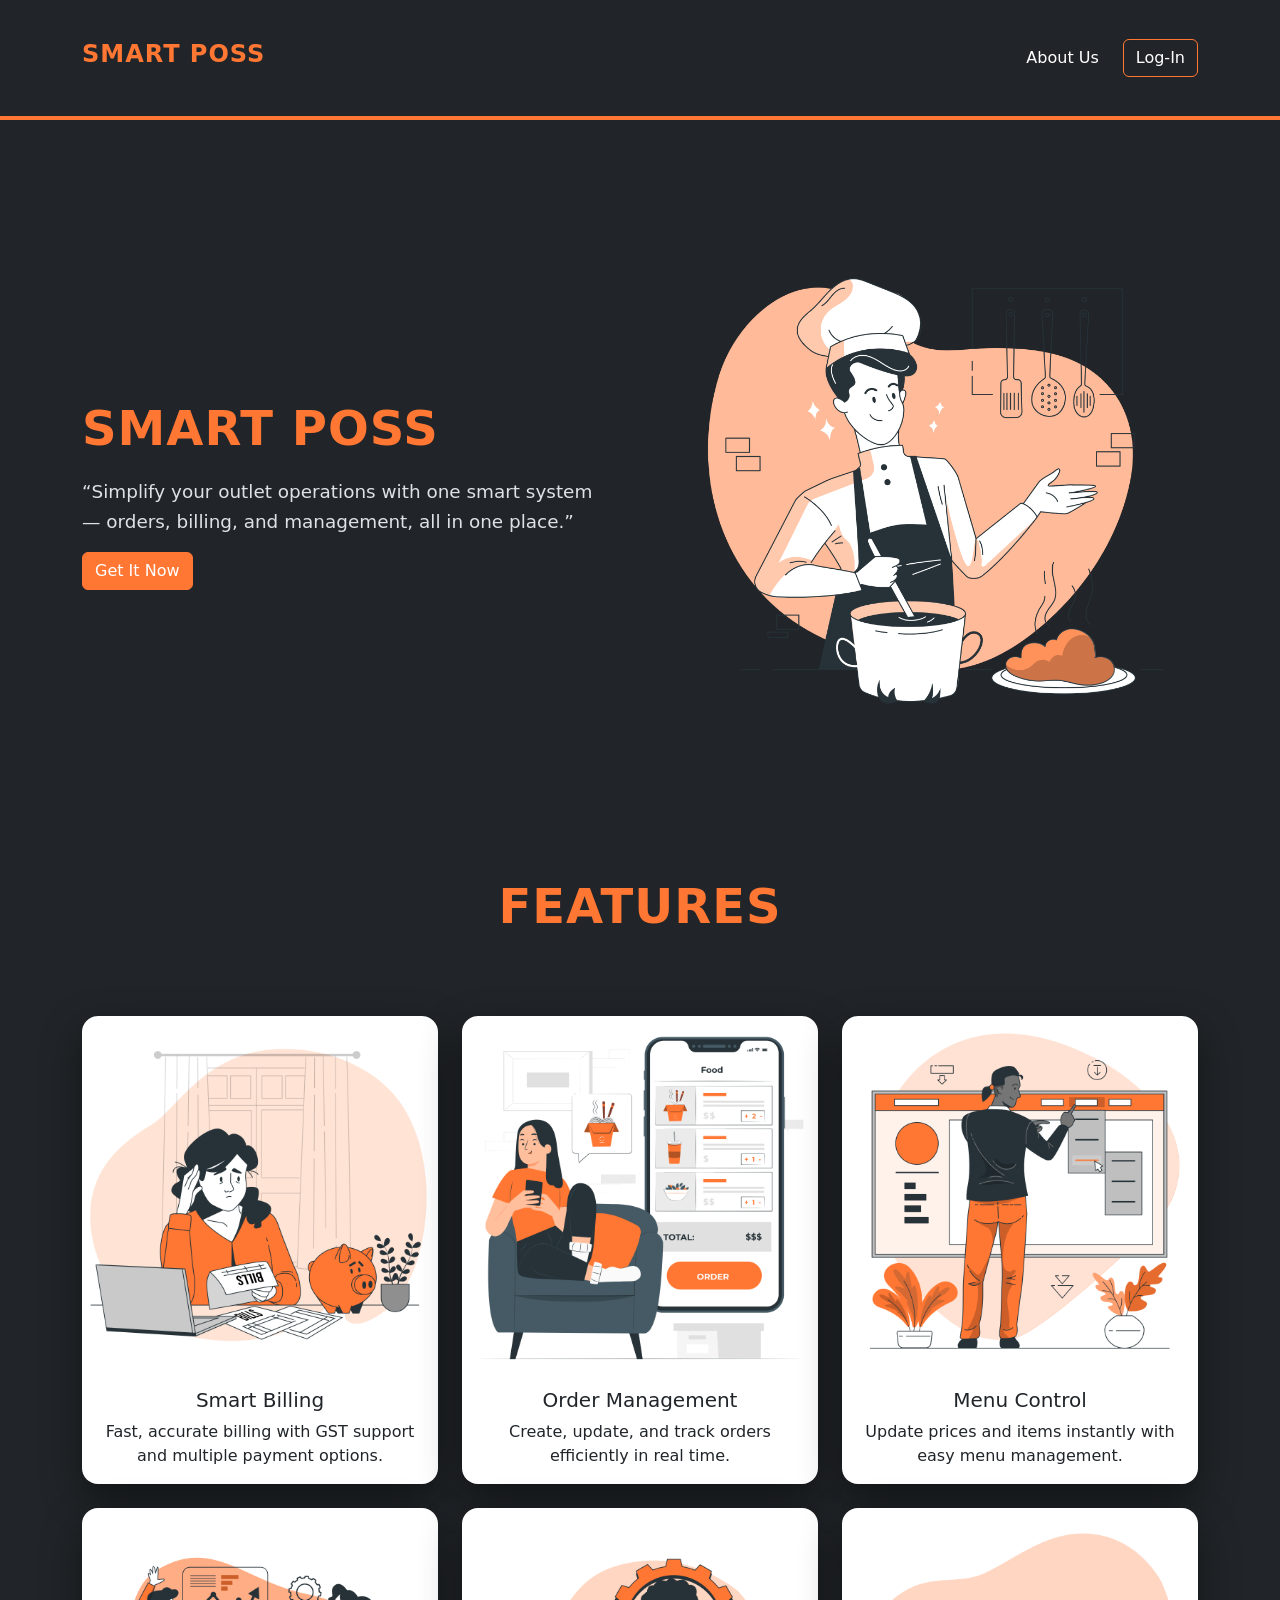
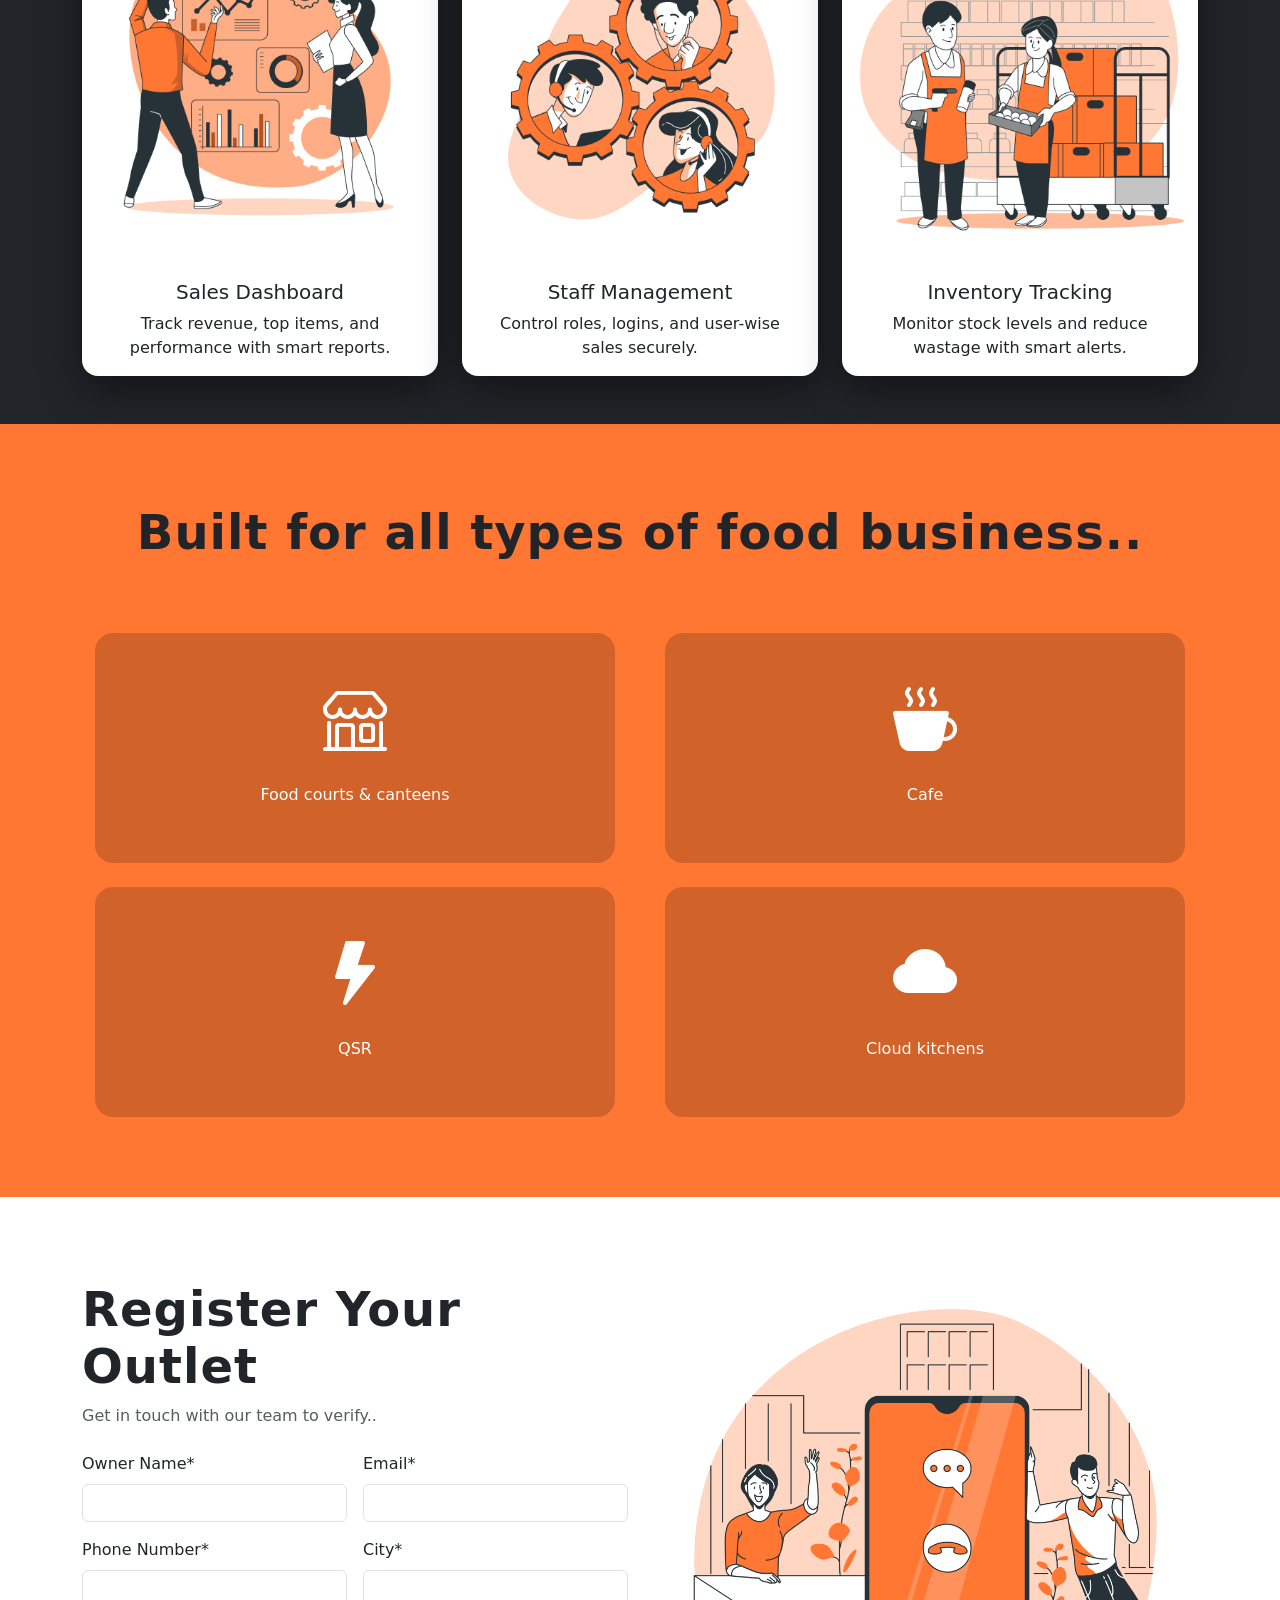
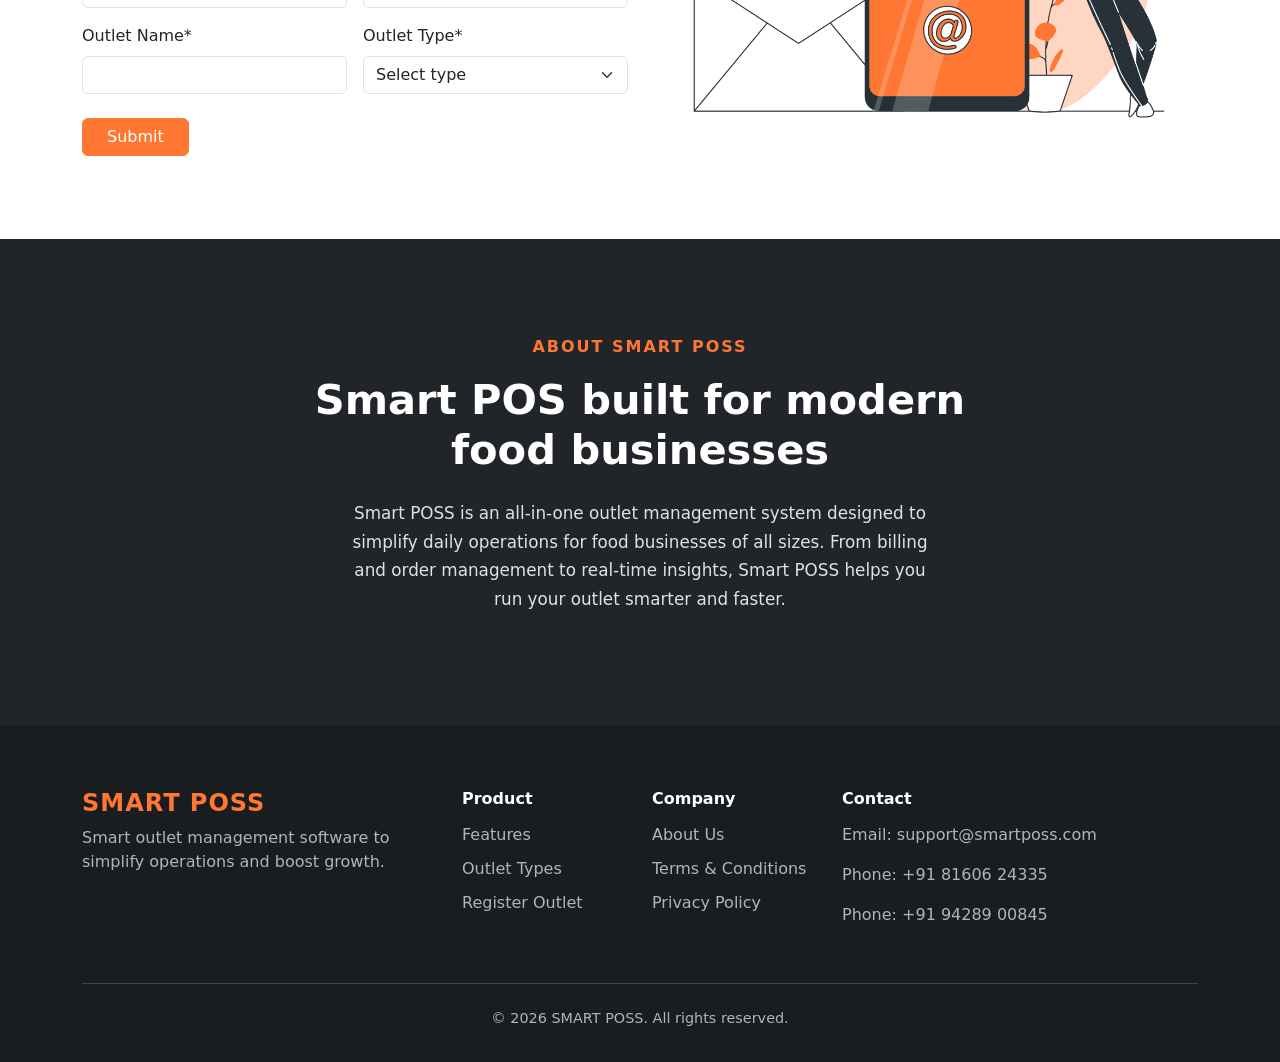
<file: index.html>
<!DOCTYPE html>
<html lang="en">
<head>
    <meta charset="UTF-8">
    <meta name="viewport" content="width=device-width, initial-scale=1.0">
    <title>Smart Poss</title>
    <link rel="icon" type="image/png" href="src/favicon.png">
    <!-- <link rel="stylesheet" href="style.css"> -->
    <link href="https://cdn.jsdelivr.net/npm/bootstrap@5.3.8/dist/css/bootstrap.min.css" rel="stylesheet" integrity="sha384-sRIl4kxILFvY47J16cr9ZwB07vP4J8+LH7qKQnuqkuIAvNWLzeN8tE5YBujZqJLB" crossorigin="anonymous">
    <link href="https://cdn.jsdelivr.net/npm/bootstrap-icons/font/bootstrap-icons.css" rel="stylesheet">    
    <link rel="stylesheet" href="style.css">
</head>
<body>
        <nav class="navbar navbar-expand-lg navbar-dark bg-dark">
            <div class="container">
                <a class="navbar-brand d-flex align-items-center" href="#">
                    <!-- <img src="src/logo.png" alt="SMART POSS" class="navbar-logo"> -->
                    <h1 class="logo-title">SMART POSS</h1>
                </a>
                <div class="d-flex ms-auto align-items-center">
                    <a class="nav-link text-white me-4" href="#about-us">About Us</a>
                    <a class="btn btn-outline-danger" href="auth.html">Log-In</a>
                </div>
            </div>
        </nav>
        
        <section class="hero-section d-flex align-items-center">
            <div class="container">
                <div class="row align-items-center">
                    <!-- col-1 -->
                    <div class="col-lg-6 text-white">
                        <h1 class="hero-title">SMART POSS</h1>
                        <p class="hero-subtext">
                          “Simplify your outlet operations with one smart system — orders, billing, and management, all in one place.”
                        </p>
                        <button class="btn btn-danger" onclick="document.getElementById('register').scrollIntoView({ behavior: 'smooth' });">
                          Get It Now
                        </button>
                    </div>
                    <!-- col-2/ -->
                    <div class="col-lg-6 text-center">
                        <img src="src/Chef-bro.png" alt="" class="hero-img">
                    </div>
                </div>
            </div>
        </section>

      <section id="features" class="features-section py-5">
        <div class="container">
        <h1 class="feature-title text-center mb-5">FEATURES</h1>

        <div class="row justify-content-center g-4">
            <!-- Card 1 -->
            <div class="col-md-4 d-flex justify-content-center">
                <div class="card feature-card text-center" style="width: 25rem;">
                    <img src="src/Money stress-bro.png"
                         class="card-img-top" alt="...">
                    <div class="card-body text-center">
                        <h5 class="card-title">Smart Billing</h5>
                        <p class="card-text">
                            Fast, accurate billing with GST support and multiple payment options.
                        </p>
                    </div>
                </div>
            </div>

            <!-- Card 2 -->
            <div class="col-md-4 d-flex justify-content-center">
                <div class="card feature-card text-center" style="width: 25rem;">
                    <img src="src/Order food-pana.png"
                         class="card-img-top" alt="...">
                    <div class="card-body text-center">
                        <h5 class="card-title">Order Management</h5>
                        <p class="card-text">
                            Create, update, and track orders efficiently in real time.
                        </p>
                    </div>
                </div>
            </div>

            <!-- Card 3 -->
            <div class="col-md-4 d-flex justify-content-center">
                <div class="card feature-card text-center" style="width: 25rem;">
                    <img src="src/Dropdown menu-bro.png"
                         class="card-img-top" alt="...">
                    <div class="card-body text-center">
                        <h5 class="card-title">Menu Control</h5>
                        <p class="card-text">
                            Update prices and items instantly with easy menu management.
                        </p>
                    </div>
                </div>
            </div>

            <!-- Card 4 -->
            <div class="col-md-4 d-flex justify-content-center">
                <div class="card feature-card text-center" style="width: 25rem;">
                   <img src="src/Business Plan-bro.png" class="card-img-top" alt="...">
                    <div class="card-body text-center">
                        <h5 class="card-title">Sales Dashboard</h5>
                        <p class="card-text">
                            Track revenue, top items, and performance with smart reports.
                        </p>
                    </div>
                </div>
            </div>

            <!-- Card 5 -->
            <div class="col-md-4 d-flex justify-content-center">
                <div class="card feature-card text-center" style="width: 25rem;">
                    <img src="src/Connecting teams-bro.png" class="card-img-top" alt="...">
                    <div class="card-body text-center">
                        <h5 class="card-title">Staff Management</h5>
                        <p class="card-text">
                            Control roles, logins, and user-wise sales securely.
                        </p>
                    </div>
                </div>
            </div>

            <!-- Card 6 -->
            <div class="col-md-4 d-flex justify-content-center">
                <div class="card feature-card text-center" style="width: 25rem;">
                    <img src="src/Supermarket workers-bro.png" class="card-img-top" alt="...">
                    <div class="card-body text-center">
                        <h5 class="card-title">Inventory Tracking</h5>
                        <p class="card-text">
                            Monitor stock levels and reduce wastage with smart alerts.
                        </p>
                    </div>
                </div>
            </div>
        </div>
    </div>
    </section>


<section id="outlet-type" class="outlet-section text-center">
  <div class="container">
    <!-- <p class="text-uppercase small">OUTLET TYPES</p> -->
    <h1 class="outlet-title text-center mb-5">Built for all types of food business..</h1>
    <div class="row justify-content-center g-4 mt-5">

  <div class="col-lg-6 col-md-6 col-12 d-flex justify-content-center">
    <div class="outlet-card text-center w-100">
      <i class="bi bi-shop outlet-icon"></i>
      <p>Food courts & canteens</p>
    </div>
  </div>

  <div class="col-lg-6 col-md-6 col-12 d-flex justify-content-center">
    <div class="outlet-card text-center w-100">
      <i class="bi bi-cup-hot-fill outlet-icon"></i>
      <p>Cafe</p>
    </div>
  </div>

  <div class="col-lg-6 col-md-6 col-12 d-flex justify-content-center">
    <div class="outlet-card text-center w-100">
      <i class="bi bi-lightning-fill outlet-icon"></i>
      <p>QSR</p>
    </div>
  </div>

  <div class="col-lg-6 col-md-6 col-12 d-flex justify-content-center">
    <div class="outlet-card text-center w-100">
      <i class="bi bi-cloud-fill outlet-icon"></i>
      <p>Cloud kitchens</p>
    </div>
  </div>

</div>
  </div>
</section>


<section id="register" class="demo-section py-5">
  <div class="container">
    <div class="row align-items-center">

      <!-- Left: Form -->
      <div class="col-lg-6">
        <!-- <h2 class="fw-bold">Schedule a free demo</h2> -->
        <h1 class="demo-title">Register Your Outlet</h1>
        <p class="text-muted mb-4">
          Get in touch with our team to verify..
        </p>

        <form id="demoForm">

          <div class="row g-3">
            <div class="col-md-6">
              <label class="form-label">Owner Name*</label>
              <input type="text" class="form-control" required>
            </div>

            <div class="col-md-6">
              <label class="form-label">Email*</label>
              <input type="email" class="form-control" required>
            </div>

            <div class="col-md-6">
              <label class="form-label">Phone Number*</label>
              <input type="tel" class="form-control" required>
            </div>

            <div class="col-md-6">
              <label class="form-label">City*</label>
              <input type="text" class="form-control" required>
            </div>

            <div class="col-md-6">
              <label class="form-label">Outlet Name*</label>
              <input type="text" class="form-control" required>
            </div>

            <div class="col-md-6">
              <label class="form-label">Outlet Type*</label>
              <select class="form-select" required>
                <option value="">Select type</option>
                <option>Food Court</option>
                <option>Cafe</option>
                <option>QSR</option>
                <option>Bakery</option>
                <option>Cloud Kitchen</option>
              </select>
            </div>
          </div>

          <button type="submit" class="btn btn-danger submit-btn mt-4 px-4">
            Submit
          </button>

        </form>
      </div>

      <!-- Right: Illustration -->
      <div class="col-lg-6 text-center">
        <img src="src/Contact us-bro.png" class="img-fluid" alt="Demo">
      </div>
    </div>
  </div>
</section>  


<section id="about-us" class="about-section">
  <div class="container">
    <div class="row justify-content-center text-center">

      <div class="col-lg-8">
        <span class="about-tag">ABOUT SMART POSS</span>

        <h2 class="about-title mt-3">
          Smart POS built for modern food businesses
        </h2>

        <p class="about-text mt-4 mx-auto">
          Smart POSS is an all-in-one outlet management system designed to simplify
          daily operations for food businesses of all sizes. From billing and order
          management to real-time insights, Smart POSS helps you run your outlet smarter
          and faster.
        </p>

        <!-- <ul class="about-list mt-4">
          <li>Fast & easy billing</li>
          <li>Real-time sales insights</li>
          <li>Supports all outlet types</li>
          <li>Secure & reliable system</li>
        </ul> -->
      </div>

    </div>
  </div>
</section>


<footer class="footer-section">
  <div class="container">
    <div class="row">

      <!-- BRAND -->
      <div class="col-lg-4 mb-4">
        <h4 class="footer-logo">SMART POSS</h4>
        <p class="footer-text">
          Smart outlet management software to simplify operations and boost growth.
        </p>
      </div>

      <!-- LINKS -->
      <div class="col-lg-2 col-md-4 mb-4">
        <h6 class="footer-title">Product</h6>
        <ul class="footer-links">
          <li><a href="#features">Features</a></li>
          <li><a href="#outlet-type">Outlet Types</a></li>
          <li><a href="#register">Register Outlet</a></li>
        </ul>
      </div>

      <div class="col-lg-2 col-md-4 mb-4">
        <h6 class="footer-title">Company</h6>
        <ul class="footer-links">
          <li><a href="#about-us">About Us</a></li>
          <li><a href="#">Terms & Conditions</a></li>
          <li><a href="#">Privacy Policy</a></li>
        </ul>
      </div>

      <!-- CONTACT -->
      <div class="col-lg-4 col-md-4 mb-4">
        <h6 class="footer-title">Contact</h6>
        <p>Email: support@smartposs.com</p>
        <p>Phone: +91 81606 24335</p>
        <p>Phone: +91 94289 00845</p>
      </div>

    </div>

    <hr>

    <div class="text-center footer-bottom">
      © 2026 SMART POSS. All rights reserved.
    </div>
  </div>
</footer>


<script src="https://cdn.jsdelivr.net/npm/bootstrap@5.3.8/dist/js/bootstrap.bundle.min.js" integrity="sha384-FKyoEForCGlyvwx9Hj09JcYn3nv7wiPVlz7YYwJrWVcXK/BmnVDxM+D2scQbITxI" crossorigin="anonymous"></script>
</body>
</html>
</file>
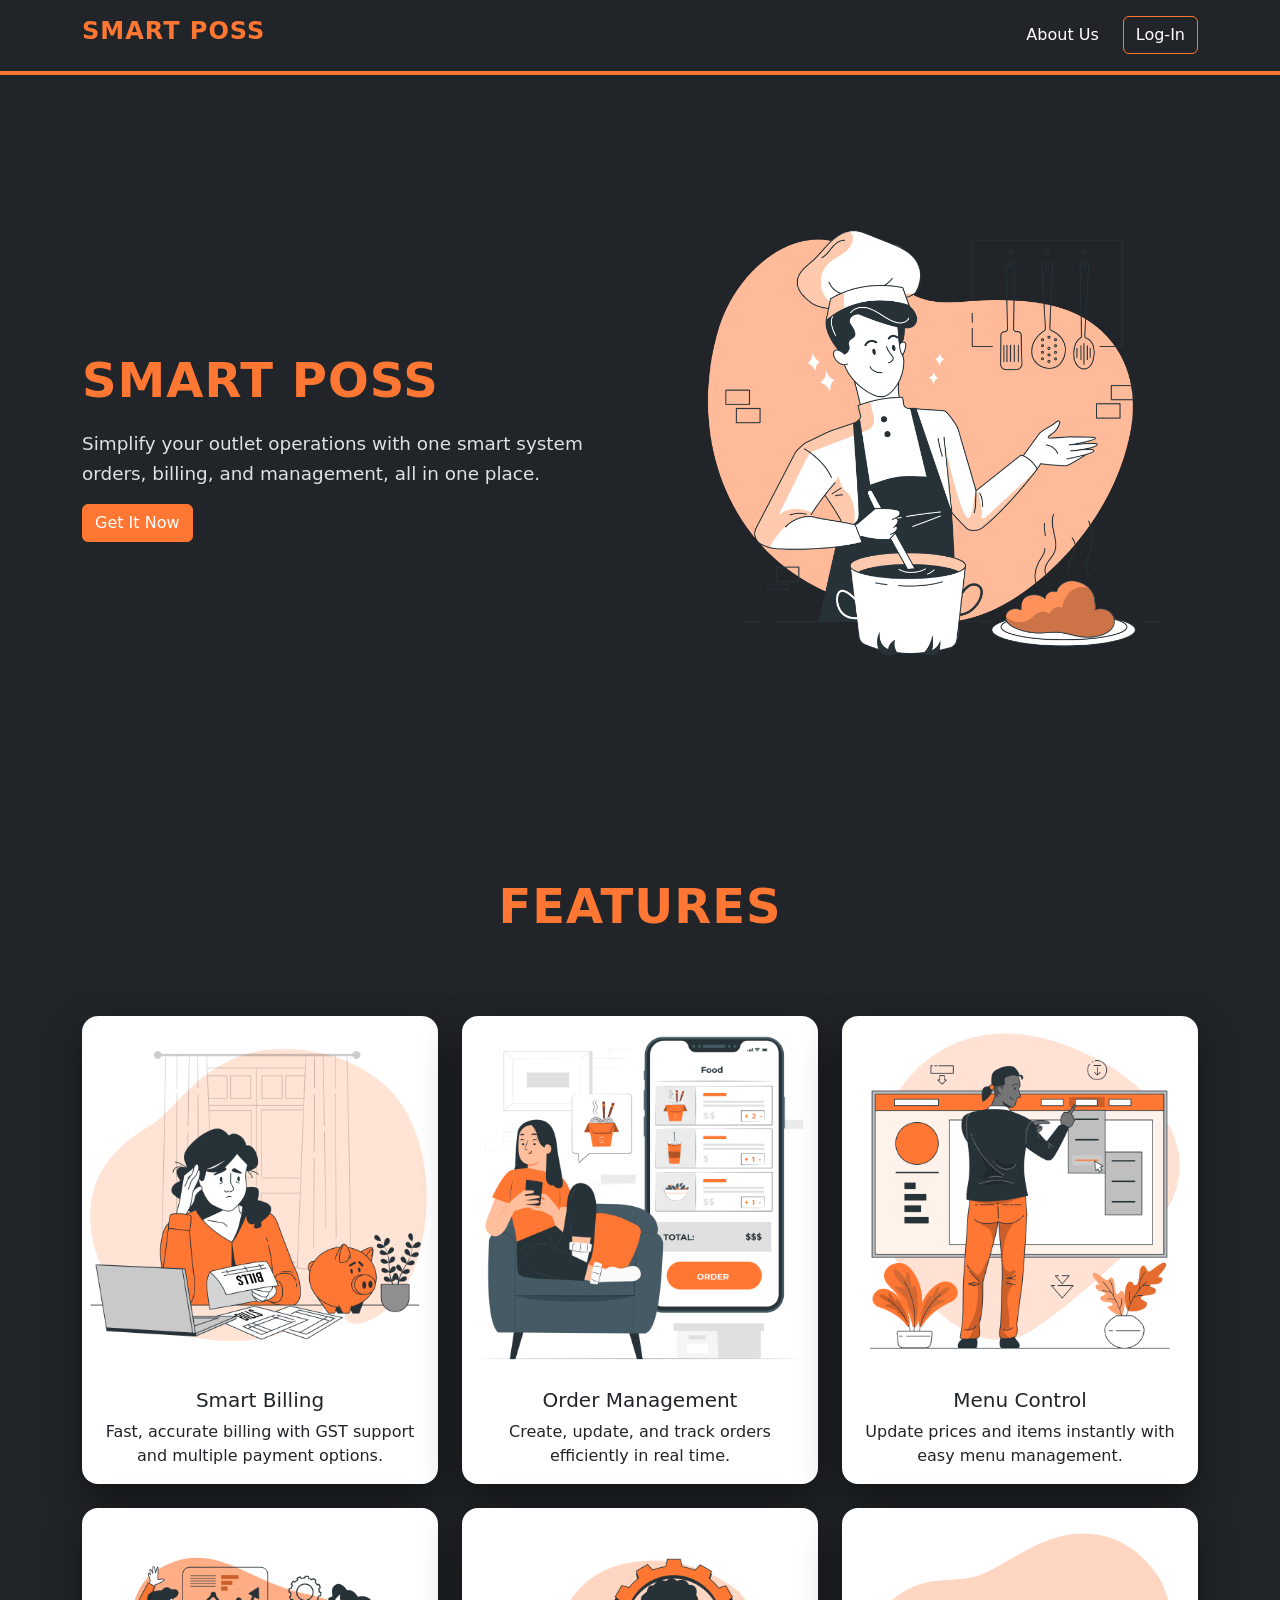
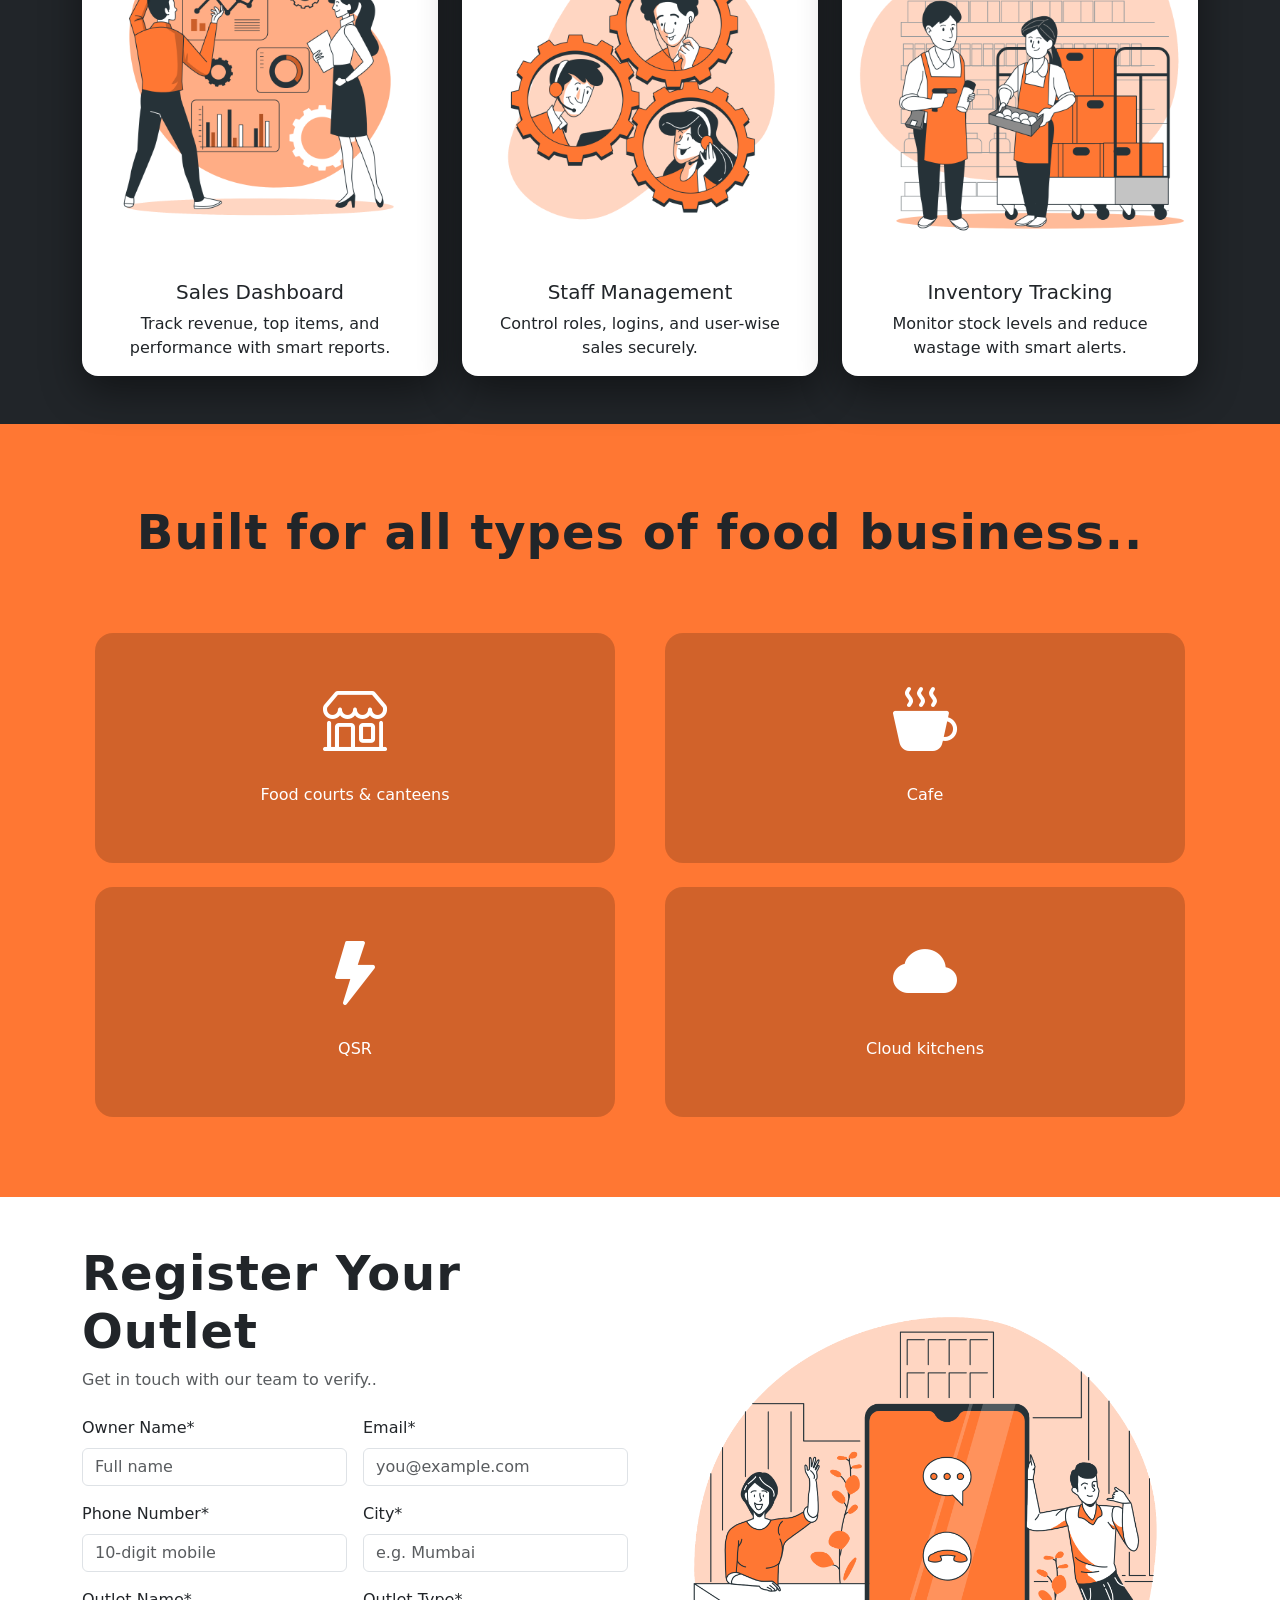
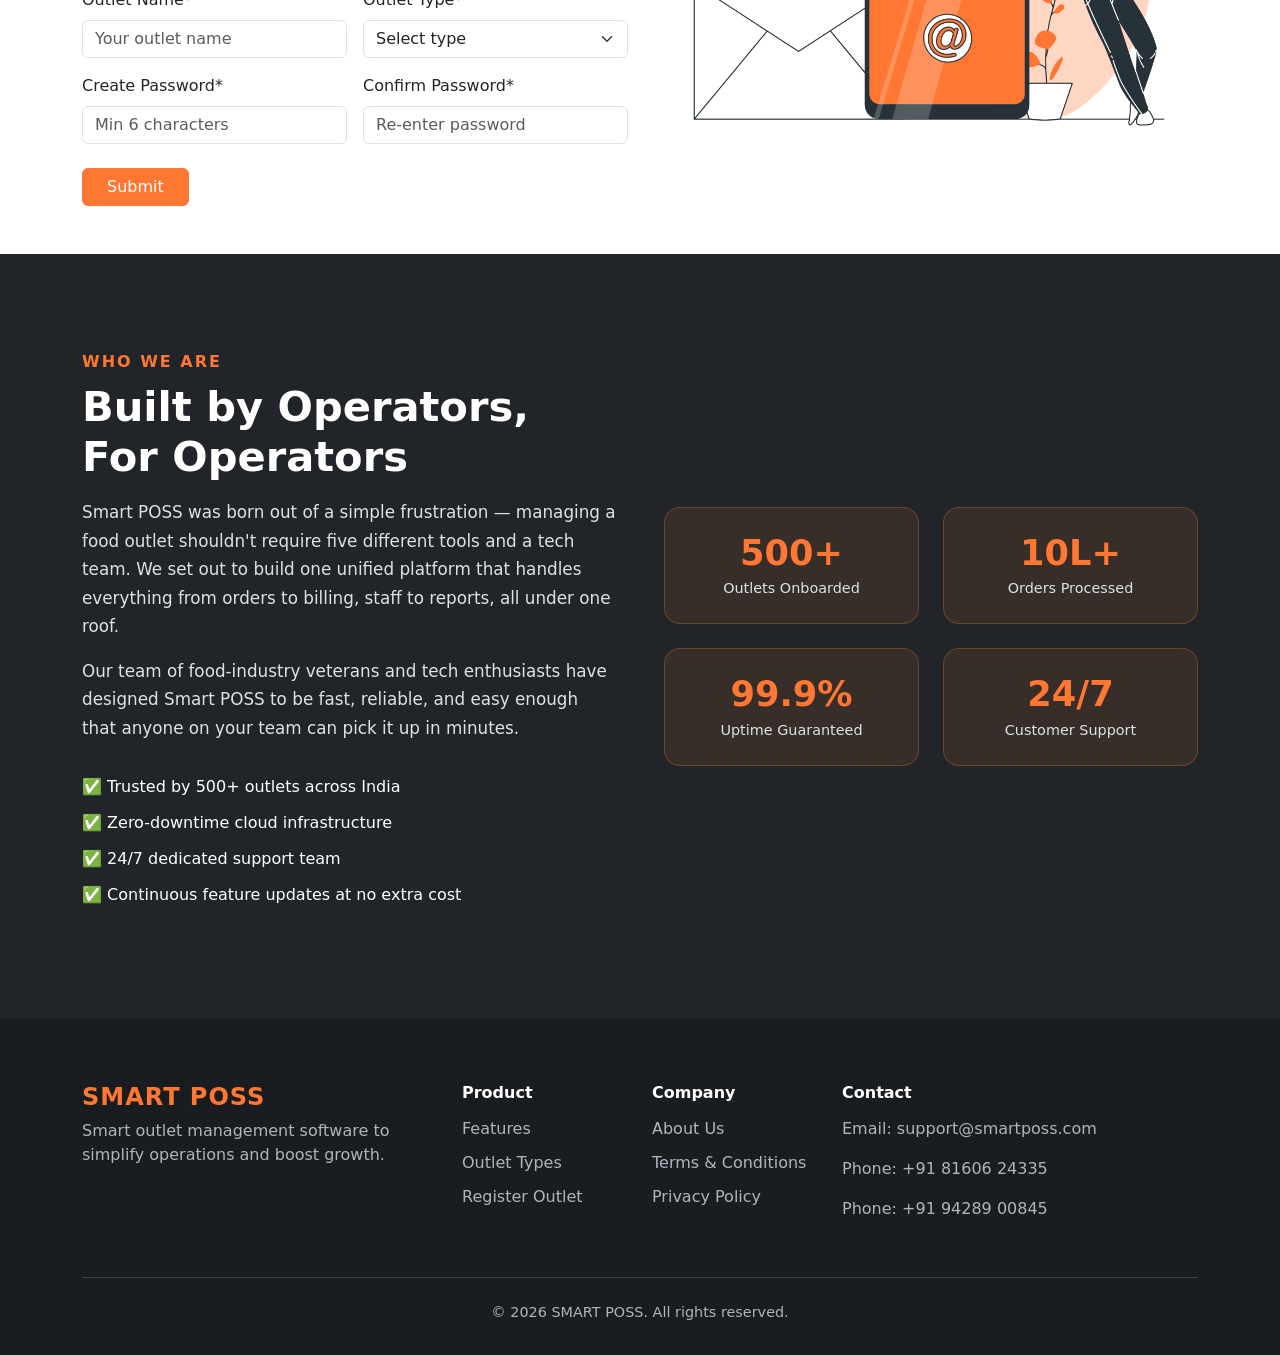
<file: frontend/index.html>
<!DOCTYPE html>
<html lang="en">
<head>
    <meta charset="UTF-8">
    <meta name="viewport" content="width=device-width, initial-scale=1.0">
    <title>Smart Poss</title>
    <link rel="icon" type="image/png" href="src/favicon.png">
    <link href="https://cdn.jsdelivr.net/npm/bootstrap@5.3.8/dist/css/bootstrap.min.css" rel="stylesheet" integrity="sha384-sRIl4kxILFvY47J16cr9ZwB07vP4J8+LH7qKQnuqkuIAvNWLzeN8tE5YBujZqJLB" crossorigin="anonymous">
    <link href="https://cdn.jsdelivr.net/npm/bootstrap-icons/font/bootstrap-icons.css" rel="stylesheet">
    <link rel="stylesheet" href="style.css">
</head>
<body>
<nav class="navbar navbar-expand-lg navbar-dark bg-dark">
    <div class="container">
        <a class="navbar-brand d-flex align-items-center" href="#">
            <h1 class="logo-title">SMART POSS</h1>
        </a>
        <button class="navbar-toggler" type="button" data-bs-toggle="collapse" data-bs-target="#navbarNav"
            aria-controls="navbarNav" aria-expanded="false" aria-label="Toggle navigation">
            <span class="navbar-toggler-icon"></span>
        </button>
        <div class="collapse navbar-collapse" id="navbarNav">
            <ul class="navbar-nav ms-auto align-items-center">
                <li class="nav-item">
                    <a class="nav-link text-white me-3" href="#about-us">About Us</a>
                </li>
                <li class="nav-item">
                    <a class="btn btn-outline-danger" href="auth.html">Log-In</a>
                </li>
            </ul>
        </div>
    </div>
</nav>

<section class="hero-section d-flex align-items-center">
    <div class="container">
        <div class="row align-items-center">
            <div class="col-lg-6 text-white">
                <h1 class="hero-title">SMART POSS</h1>
                <p class="hero-subtext">
                    Simplify your outlet operations with one smart system orders, billing, and management, all in one place.
                </p>
                <button class="btn btn-danger" onclick="document.getElementById('register').scrollIntoView({ behavior: 'smooth' });">
                    Get It Now
                </button>
            </div>
            <div class="col-lg-6 text-center">
                <img src="src/Chef-bro.png" alt="" class="hero-img">
            </div>
        </div>
    </div>
</section>

<section id="features" class="features-section py-5">
    <div class="container">
        <h1 class="feature-title text-center mb-5">FEATURES</h1>

        <div class="row justify-content-center g-4">
            <div class="col-md-4 d-flex justify-content-center">
                <div class="card feature-card text-center" style="width: 25rem;">
                    <img src="src/Money stress-bro.png" class="card-img-top" alt="...">
                    <div class="card-body text-center">
                        <h5 class="card-title">Smart Billing</h5>
                        <p class="card-text">
                            Fast, accurate billing with GST support and multiple payment options.
                        </p>
                    </div>
                </div>
            </div>

            <div class="col-md-4 d-flex justify-content-center">
                <div class="card feature-card text-center" style="width: 25rem;">
                    <img src="src/Order food-pana.png" class="card-img-top" alt="...">
                    <div class="card-body text-center">
                        <h5 class="card-title">Order Management</h5>
                        <p class="card-text">
                            Create, update, and track orders efficiently in real time.
                        </p>
                    </div>
                </div>
            </div>

            <div class="col-md-4 d-flex justify-content-center">
                <div class="card feature-card text-center" style="width: 25rem;">
                    <img src="src/Dropdown menu-bro.png" class="card-img-top" alt="...">
                    <div class="card-body text-center">
                        <h5 class="card-title">Menu Control</h5>
                        <p class="card-text">
                            Update prices and items instantly with easy menu management.
                        </p>
                    </div>
                </div>
            </div>

            <div class="col-md-4 d-flex justify-content-center">
                <div class="card feature-card text-center" style="width: 25rem;">
                    <img src="src/Business Plan-bro.png" class="card-img-top" alt="...">
                    <div class="card-body text-center">
                        <h5 class="card-title">Sales Dashboard</h5>
                        <p class="card-text">
                            Track revenue, top items, and performance with smart reports.
                        </p>
                    </div>
                </div>
            </div>

            <div class="col-md-4 d-flex justify-content-center">
                <div class="card feature-card text-center" style="width: 25rem;">
                    <img src="src/Connecting teams-bro.png" class="card-img-top" alt="...">
                    <div class="card-body text-center">
                        <h5 class="card-title">Staff Management</h5>
                        <p class="card-text">
                            Control roles, logins, and user-wise sales securely.
                        </p>
                    </div>
                </div>
            </div>

            <div class="col-md-4 d-flex justify-content-center">
                <div class="card feature-card text-center" style="width: 25rem;">
                    <img src="src/Supermarket workers-bro.png" class="card-img-top" alt="...">
                    <div class="card-body text-center">
                        <h5 class="card-title">Inventory Tracking</h5>
                        <p class="card-text">
                            Monitor stock levels and reduce wastage with smart alerts.
                        </p>
                    </div>
                </div>
            </div>
        </div>
    </div>
</section>

<section id="outlet-type" class="outlet-section text-center">
    <div class="container">
        <h1 class="outlet-title text-center mb-5">Built for all types of food business..</h1>
        <div class="row justify-content-center g-4 mt-5">
            <div class="col-lg-6 col-md-6 col-12 d-flex justify-content-center">
                <div class="outlet-card text-center w-100">
                    <i class="bi bi-shop outlet-icon"></i>
                    <p>Food courts & canteens</p>
                </div>
            </div>
            <div class="col-lg-6 col-md-6 col-12 d-flex justify-content-center">
                <div class="outlet-card text-center w-100">
                    <i class="bi bi-cup-hot-fill outlet-icon"></i>
                    <p>Cafe</p>
                </div>
            </div>
            <div class="col-lg-6 col-md-6 col-12 d-flex justify-content-center">
                <div class="outlet-card text-center w-100">
                    <i class="bi bi-lightning-fill outlet-icon"></i>
                    <p>QSR</p>
                </div>
            </div>
            <div class="col-lg-6 col-md-6 col-12 d-flex justify-content-center">
                <div class="outlet-card text-center w-100">
                    <i class="bi bi-cloud-fill outlet-icon"></i>
                    <p>Cloud kitchens</p>
                </div>
            </div>
        </div>
    </div>
</section>

<section id="register" class="demo-section py-5">
    <div class="container">
        <div class="row align-items-center">
            <div class="col-lg-6">
                <h1 class="demo-title">Register Your Outlet</h1>
                <p class="text-muted mb-4">Get in touch with our team to verify..</p>

                <!-- Global alert -->
                <div id="formMessage" class="mb-3"></div>

                <form id="outletForm" novalidate>
                    <div class="row g-3">

                        <div class="col-md-6">
                            <label class="form-label" for="ownerName">Owner Name*</label>
                            <input type="text" class="form-control" id="ownerName" name="ownerName"
                                   placeholder="Full name" autocomplete="name">
                            <div class="invalid-feedback" id="err-ownerName"></div>
                        </div>

                        <div class="col-md-6">
                            <label class="form-label" for="email">Email*</label>
                            <input type="email" class="form-control" id="email" name="email"
                                   placeholder="you@example.com" autocomplete="email">
                            <div class="invalid-feedback" id="err-email"></div>
                        </div>

                        <div class="col-md-6">
                            <label class="form-label" for="phoneNumber">Phone Number*</label>
                            <input type="tel" class="form-control" id="phoneNumber" name="phoneNumber"
                                   placeholder="10-digit mobile" maxlength="10" autocomplete="tel">
                            <div class="invalid-feedback" id="err-phoneNumber"></div>
                        </div>

                        <div class="col-md-6">
                            <label class="form-label" for="city">City*</label>
                            <input type="text" class="form-control" id="city" name="city"
                                   placeholder="e.g. Mumbai" autocomplete="address-level2">
                            <div class="invalid-feedback" id="err-city"></div>
                        </div>

                        <div class="col-md-6">
                            <label class="form-label" for="outletName">Outlet Name*</label>
                            <input type="text" class="form-control" id="outletName" name="outletName"
                                   placeholder="Your outlet name">
                            <div class="invalid-feedback" id="err-outletName"></div>
                        </div>

                        <div class="col-md-6">
                            <label class="form-label" for="outletType">Outlet Type*</label>
                            <select class="form-select" id="outletType" name="outletType">
                                <option value="">Select type</option>
                                <option>Food Court</option>
                                <option>Cafe</option>
                                <option>QSR</option>
                                <option>Bakery</option>
                                <option>Cloud Kitchen</option>
                            </select>
                            <div class="invalid-feedback" id="err-outletType"></div>
                        </div>

                        <div class="col-md-6">
                            <label class="form-label" for="password">Create Password*</label>
                            <input type="password" id="password" class="form-control" name="password"
                                   placeholder="Min 6 characters" autocomplete="new-password">
                            <div class="invalid-feedback" id="err-password"></div>
                        </div>

                        <div class="col-md-6">
                            <label class="form-label" for="confirmPassword">Confirm Password*</label>
                            <input type="password" id="confirmPassword" class="form-control"
                                   placeholder="Re-enter password" autocomplete="new-password">
                            <div class="invalid-feedback" id="err-confirmPassword"></div>
                        </div>

                    </div>

                    <button type="submit" id="submitBtn" class="btn btn-danger submit-btn mt-4 px-4">
                        <span id="submitBtnText">Submit</span>
                        <span id="submitSpinner" class="spinner-border spinner-border-sm ms-2 d-none" role="status"></span>
                    </button>
                </form>
            </div>

            <div class="col-lg-6 text-center mt-5 mt-lg-0">
                <img src="src/Contact us-bro.png" class="img-fluid" alt="Register your outlet">
            </div>
        </div>
    </div>
</section>

<!-- About Us Section -->
<section id="about-us" class="about-section">
    <div class="container">
        <div class="row align-items-center g-5">
            <div class="col-lg-6">
                <p class="about-tag text-uppercase mb-2">Who We Are</p>
                <h2 class="about-title mb-3">Built by Operators, <br>For Operators</h2>
                <p class="about-text">
                    Smart POSS was born out of a simple frustration — managing a food outlet shouldn't require
                    five different tools and a tech team. We set out to build one unified platform that handles
                    everything from orders to billing, staff to reports, all under one roof.
                </p>
                <p class="about-text mt-3">
                    Our team of food-industry veterans and tech enthusiasts have designed Smart POSS to be
                    fast, reliable, and easy enough that anyone on your team can pick it up in minutes.
                </p>
                <ul class="about-list">
                    <li>✅ Trusted by 500+ outlets across India</li>
                    <li>✅ Zero-downtime cloud infrastructure</li>
                    <li>✅ 24/7 dedicated support team</li>
                    <li>✅ Continuous feature updates at no extra cost</li>
                </ul>
            </div>
            <div class="col-lg-6">
                <div class="row g-4">
                    <div class="col-6">
                        <div class="about-stat-card">
                            <h3 class="about-stat-number">500+</h3>
                            <p class="about-stat-label">Outlets Onboarded</p>
                        </div>
                    </div>
                    <div class="col-6">
                        <div class="about-stat-card">
                            <h3 class="about-stat-number">10L+</h3>
                            <p class="about-stat-label">Orders Processed</p>
                        </div>
                    </div>
                    <div class="col-6">
                        <div class="about-stat-card">
                            <h3 class="about-stat-number">99.9%</h3>
                            <p class="about-stat-label">Uptime Guaranteed</p>
                        </div>
                    </div>
                    <div class="col-6">
                        <div class="about-stat-card">
                            <h3 class="about-stat-number">24/7</h3>
                            <p class="about-stat-label">Customer Support</p>
                        </div>
                    </div>
                </div>
            </div>
        </div>
    </div>
</section>

<footer class="footer-section">
    <div class="container">
        <div class="row">
            <div class="col-lg-4 mb-4">
                <h4 class="footer-logo">SMART POSS</h4>
                <p class="footer-text">Smart outlet management software to simplify operations and boost growth.</p>
            </div>
            <div class="col-lg-2 col-md-4 mb-4">
                <h6 class="footer-title">Product</h6>
                <ul class="footer-links">
                    <li><a href="#features">Features</a></li>
                    <li><a href="#outlet-type">Outlet Types</a></li>
                    <li><a href="#register">Register Outlet</a></li>
                </ul>
            </div>
            <div class="col-lg-2 col-md-4 mb-4">
                <h6 class="footer-title">Company</h6>
                <ul class="footer-links">
                    <li><a href="#about-us">About Us</a></li>
                    <li><a href="#">Terms & Conditions</a></li>
                    <li><a href="#">Privacy Policy</a></li>
                </ul>
            </div>
            <div class="col-lg-4 col-md-4 mb-4">
                <h6 class="footer-title">Contact</h6>
                <p>Email: support@smartposs.com</p>
                <p>Phone: +91 81606 24335</p>
                <p>Phone: +91 94289 00845</p>
            </div>
        </div>
        <hr>
        <div class="text-center footer-bottom">© 2026 SMART POSS. All rights reserved.</div>
    </div>
</footer>

<script src="https://cdn.jsdelivr.net/npm/bootstrap@5.3.8/dist/js/bootstrap.bundle.min.js" integrity="sha384-FKyoEForCGlyvwx9Hj09JcYn3nv7wiPVlz7YYwJrWVcXK/BmnVDxM+D2scQbITxI" crossorigin="anonymous"></script>
<script src="api.js"></script>

<script>
    /* ── Helpers ── */
    function setFieldError(fieldId, message) {
        const input = document.getElementById(fieldId);
        const errDiv = document.getElementById("err-" + fieldId);
        if (!input || !errDiv) return;
        input.classList.add("is-invalid");
        errDiv.textContent = message;
    }

    function clearFieldError(fieldId) {
        const input = document.getElementById(fieldId);
        const errDiv = document.getElementById("err-" + fieldId);
        if (!input || !errDiv) return;
        input.classList.remove("is-invalid");
        errDiv.textContent = "";
    }

    function setFieldValid(fieldId) {
        const input = document.getElementById(fieldId);
        if (!input) return;
        input.classList.remove("is-invalid");
        input.classList.add("is-valid");
    }

    function showGlobalMessage(message, type) {
        const msg = document.getElementById("formMessage");
        const icons = { success: "✅", error: "❌", warning: "⚠️" };
        const bsType = type === "success" ? "success" : type === "warning" ? "warning" : "danger";
        msg.innerHTML = `
            <div class="alert alert-${bsType} alert-dismissible fade show py-2" role="alert">
                ${icons[type] || ""} ${message}
                <button type="button" class="btn-close" data-bs-dismiss="alert" aria-label="Close"></button>
            </div>`;
    }

    /* ── Validation ── */
    function validateForm() {
        let valid = true;
        const fields = ["ownerName", "email", "phoneNumber", "city", "outletName", "outletType", "password", "confirmPassword"];
        fields.forEach(f => clearFieldError(f));

        const ownerName = document.getElementById("ownerName").value.trim();
        if (!ownerName) {
            setFieldError("ownerName", "Owner name is required."); valid = false;
        } else if (ownerName.length < 2) {
            setFieldError("ownerName", "Name must be at least 2 characters."); valid = false;
        } else { setFieldValid("ownerName"); }

        const email = document.getElementById("email").value.trim();
        const emailRegex = /^[^\s@]+@[^\s@]+\.[^\s@]+$/;
        if (!email) {
            setFieldError("email", "Email is required."); valid = false;
        } else if (!emailRegex.test(email)) {
            setFieldError("email", "Please enter a valid email address."); valid = false;
        } else { setFieldValid("email"); }

        const phone = document.getElementById("phoneNumber").value.trim();
        if (!phone) {
            setFieldError("phoneNumber", "Phone number is required."); valid = false;
        } else if (!/^[6-9]\d{9}$/.test(phone)) {
            setFieldError("phoneNumber", "Enter a valid 10-digit Indian mobile number."); valid = false;
        } else { setFieldValid("phoneNumber"); }

        const city = document.getElementById("city").value.trim();
        if (!city) {
            setFieldError("city", "City is required."); valid = false;
        } else if (/\d/.test(city)) {
            setFieldError("city", "City name cannot contain numbers."); valid = false;
        } else if (!/^[A-Za-z\s]+$/.test(city)) {
            setFieldError("city", "City should only contain letters."); valid = false;
        } else { setFieldValid("city"); }

        const outletName = document.getElementById("outletName").value.trim();
        if (!outletName) {
            setFieldError("outletName", "Outlet name is required."); valid = false;
        } else if (outletName.length < 2) {
            setFieldError("outletName", "Outlet name must be at least 2 characters."); valid = false;
        } else { setFieldValid("outletName"); }

        const outletType = document.getElementById("outletType").value;
        if (!outletType) {
            setFieldError("outletType", "Please select an outlet type."); valid = false;
        } else { setFieldValid("outletType"); }

        const password = document.getElementById("password").value;
        if (!password) {
            setFieldError("password", "Password is required."); valid = false;
        } else if (password.length < 6) {
            setFieldError("password", "Password must be at least 6 characters."); valid = false;
        } else { setFieldValid("password"); }

        const confirm = document.getElementById("confirmPassword").value;
        if (!confirm) {
            setFieldError("confirmPassword", "Please confirm your password."); valid = false;
        } else if (confirm !== password) {
            setFieldError("confirmPassword", "Passwords do not match."); valid = false;
        } else { setFieldValid("confirmPassword"); }

        return valid;
    }

    /* ── Live validation on blur ── */
    ["ownerName", "email", "phoneNumber", "city", "outletName", "outletType", "password", "confirmPassword"].forEach(id => {
        const el = document.getElementById(id);
        if (el) el.addEventListener("blur", validateForm);
    });

    /* ── Submit handler ── */
    document.getElementById("outletForm").addEventListener("submit", function(e) {
        e.preventDefault();

        if (!validateForm()) {
            showGlobalMessage("Please fix the errors above before submitting.", "warning");
            return;
        }

        // Loading state
        const btn = document.getElementById("submitBtn");
        const btnText = document.getElementById("submitBtnText");
        const spinner = document.getElementById("submitSpinner");
        btn.disabled = true;
        btnText.textContent = "Submitting...";
        spinner.classList.remove("d-none");

        const data = {
            ownerName: document.getElementById("ownerName").value.trim(),
            email: document.getElementById("email").value.trim(),
            phoneNumber: document.getElementById("phoneNumber").value.trim(),
            city: document.getElementById("city").value.trim(),
            outletName: document.getElementById("outletName").value.trim(),
            outletType: document.getElementById("outletType").value,
            password: document.getElementById("password").value
        };

        postData("/outlets/register", data)
            .then(res => {
                showGlobalMessage("Registration successful! Approval confirmation will be sent via email.", "success");
                document.getElementById("outletForm").reset();
                // Clear all is-valid states
                document.querySelectorAll(".is-valid").forEach(el => el.classList.remove("is-valid"));
            })
            .catch(err => {
                // Map known server error messages to friendly UI messages
                let message = "Registration failed. Please try again.";
                const raw = err?.message || err?.error || (typeof err === "string" ? err : "");
                const lower = raw.toLowerCase();

                if (lower.includes("email") && (lower.includes("exist") || lower.includes("taken") || lower.includes("duplicate") || lower.includes("already"))) {
                    message = "This email address is already registered. Please use a different email.";
                    setFieldError("email", "Email already exists.");
                } else if (lower.includes("phone") && (lower.includes("exist") || lower.includes("duplicate") || lower.includes("already"))) {
                    message = "This phone number is already registered.";
                    setFieldError("phoneNumber", "Phone number already exists.");
                } else if (lower.includes("outlet") && (lower.includes("exist") || lower.includes("duplicate") || lower.includes("already"))) {
                    message = "An outlet with this name already exists in your city.";
                    setFieldError("outletName", "Outlet name already taken.");
                } else if (raw) {
                    message = raw;
                }

                showGlobalMessage(message, "error");
                console.error(err);
            })
            .finally(() => {
                btn.disabled = false;
                btnText.textContent = "Submit";
                spinner.classList.add("d-none");
            });
    });
</script>
</body>
</html>
</file>
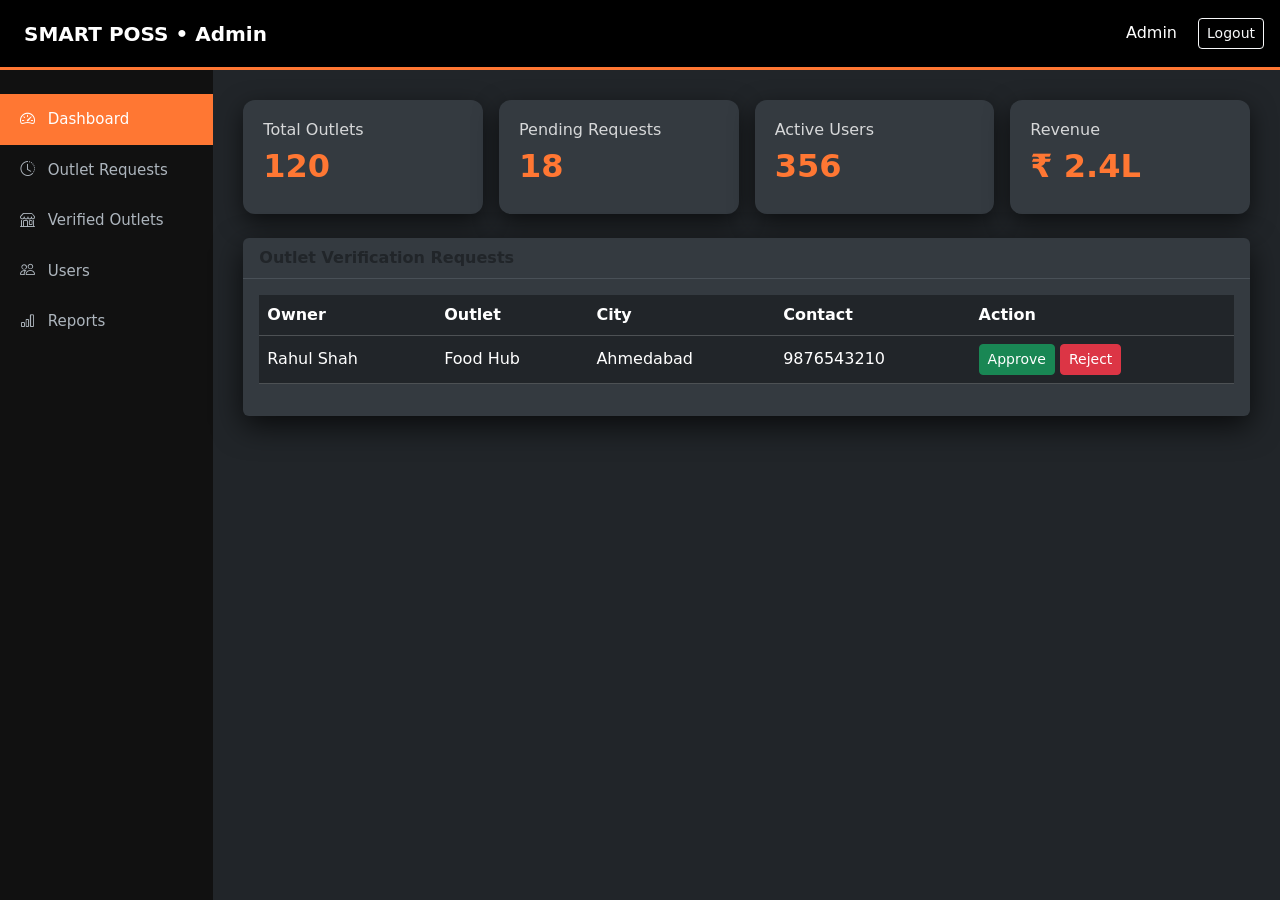
<file: admin-dashboard.html>
<!DOCTYPE html>
<html lang="en">
<head>
    <meta charset="UTF-8">
    <title>Admin Dashboard | SMART POSS</title>
    <meta name="viewport" content="width=device-width, initial-scale=1.0">
    <link rel="icon" href="src/favicon.png">

    <!-- Bootstrap -->
    <link href="https://cdn.jsdelivr.net/npm/bootstrap@5.3.2/dist/css/bootstrap.min.css" rel="stylesheet">
    <link href="https://cdn.jsdelivr.net/npm/bootstrap-icons/font/bootstrap-icons.css" rel="stylesheet">

    <link rel="stylesheet" href="admin-dashboard.css">
</head>
<body>

<!-- NAVBAR -->
<nav class="navbar navbar-dark admin-navbar px-3">
    <button class="btn d-md-none text-white" data-bs-toggle="offcanvas" data-bs-target="#adminSidebar">
        ☰
    </button>

    <span class="navbar-brand fw-bold ms-2">SMART POSS • Admin</span>

    <div>
        <span class="text-white me-3 d-none d-sm-inline">Admin</span>
        <button class="btn btn-outline-light btn-sm">Logout</button>
    </div>
</nav>

<!-- MOBILE SIDEBAR -->
<div class="offcanvas offcanvas-start text-bg-dark" id="adminSidebar">
    <div class="offcanvas-header">
        <h5 class="offcanvas-title">SMART POSS</h5>
        <button class="btn-close btn-close-white" data-bs-dismiss="offcanvas"></button>
    </div>
    <div class="offcanvas-body">
        <ul class="nav flex-column">
            <li><a class="nav-link" href="#"><i class="bi bi-speedometer2"></i> Dashboard</a></li>
            <li><a class="nav-link" href="#"><i class="bi bi-clock-history"></i> Outlet Requests</a></li>
            <li><a class="nav-link" href="#"><i class="bi bi-shop"></i> Verified Outlets</a></li>
            <li><a class="nav-link" href="#"><i class="bi bi-people"></i> Users</a></li>
            <li><a class="nav-link" href="#"><i class="bi bi-bar-chart"></i> Reports</a></li>
        </ul>
    </div>
</div>

<div class="container-fluid">
    <div class="row">

        <!-- DESKTOP SIDEBAR -->
        <aside class="col-md-2 sidebar d-none d-md-block p-0">
            <ul class="nav flex-column mt-4">
                <li><a class="nav-link active" href="#"><i class="bi bi-speedometer2"></i> Dashboard</a></li>
                <li><a class="nav-link" href="#"><i class="bi bi-clock-history"></i> Outlet Requests</a></li>
                <li><a class="nav-link" href="#"><i class="bi bi-shop"></i> Verified Outlets</a></li>
                <li><a class="nav-link" href="#"><i class="bi bi-people"></i> Users</a></li>
                <li><a class="nav-link" href="#"><i class="bi bi-bar-chart"></i> Reports</a></li>
            </ul>
        </aside>

        <!-- MAIN -->
        <main class="col-md-10 main-content">

            <!-- STATS -->
            <div class="row g-3 mb-4">
                <div class="col-6 col-md-3"><div class="stat-card"><h6>Total Outlets</h6><h2>120</h2></div></div>
                <div class="col-6 col-md-3"><div class="stat-card"><h6>Pending Requests</h6><h2>18</h2></div></div>
                <div class="col-6 col-md-3"><div class="stat-card"><h6>Active Users</h6><h2>356</h2></div></div>
                <div class="col-6 col-md-3"><div class="stat-card"><h6>Revenue</h6><h2>₹ 2.4L</h2></div></div>
            </div>

            <!-- TABLE -->
            <div class="card admin-card">
                <div class="card-header fw-bold">Outlet Verification Requests</div>
                <div class="card-body table-responsive">
                    <table class="table table-dark table-hover align-middle">
                        <thead>
                            <tr>
                                <th>Owner</th>
                                <th>Outlet</th>
                                <th>City</th>
                                <th>Contact</th>
                                <th>Action</th>
                            </tr>
                        </thead>
                        <tbody>
                            <tr>
                                <td>Rahul Shah</td>
                                <td>Food Hub</td>
                                <td>Ahmedabad</td>
                                <td>9876543210</td>
                                <td>
                                    <button class="btn btn-success btn-sm">Approve</button>
                                    <button class="btn btn-danger btn-sm">Reject</button>
                                </td>
                            </tr>
                        </tbody>
                    </table>
                </div>
            </div>

        </main>
    </div>
</div>

<script src="https://cdn.jsdelivr.net/npm/bootstrap@5.3.2/dist/js/bootstrap.bundle.min.js"></script>
</body>
</html>
</file>
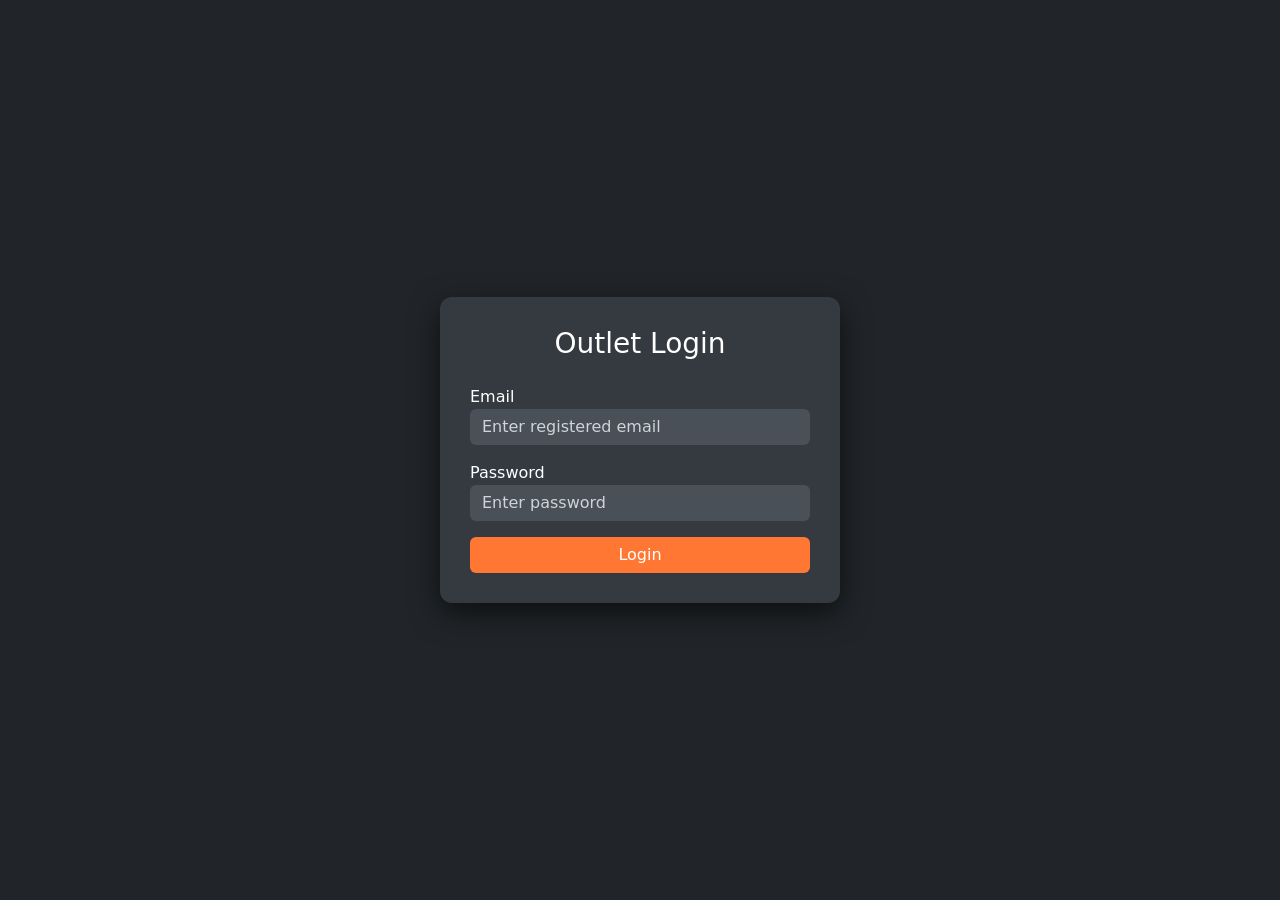
<file: auth.html>
<!DOCTYPE html>
<html lang="en">
<head>
    <meta charset="UTF-8">
    <meta name="viewport" content="width=device-width, initial-scale=1.0">
    <title>Login</title>

    <!-- Favicon -->
    <link rel="icon" type="image/png" href="src/favicon.png">

    <!-- Bootstrap CSS -->
    <link href="https://cdn.jsdelivr.net/npm/bootstrap@5.3.2/dist/css/bootstrap.min.css" rel="stylesheet">

    <style>
        body {
            background-color: #212529;
            display: flex;
            justify-content: center;
            align-items: center;
            height: 100vh;
            margin: 0;
        }

        .form-container {
            max-width: 400px;
            width: 100%;
            padding: 30px;
            border-radius: 12px;
            background-color: #343a40;
            box-shadow: 0 10px 30px rgba(0,0,0,0.6);
        }

        h3, label {
            color: #fff;
        }

        .form-control {
            background-color: #495057;
            border: none;
            color: #fff;
        }

        .form-control::placeholder {
            color: #ced4da;
        }

        .brand-btn {
            background-color: #ff7733;
            color: #fff;
            border: none;
        }

        .brand-btn:hover {
            background-color: #ff5f1f;
        }
    </style>
</head>
<body>

<div class="form-container">

    <h3 class="text-center mb-4">Outlet Login</h3>

    <!-- LOGIN FORM -->
    <form id="loginForm">

        <div class="mb-3">
            <label>Email</label>
            <input type="email" class="form-control" placeholder="Enter registered email" required>
        </div>

        <div class="mb-3">
            <label>Password</label>
            <input type="password" class="form-control" placeholder="Enter password" required>
        </div>

        <button type="submit" class="btn brand-btn w-100">
            Login
        </button>

    </form>

</div>

<!-- Bootstrap JS -->
<script src="https://cdn.jsdelivr.net/npm/bootstrap@5.3.2/dist/js/bootstrap.bundle.min.js"></script>

</body>
</html>
</file>
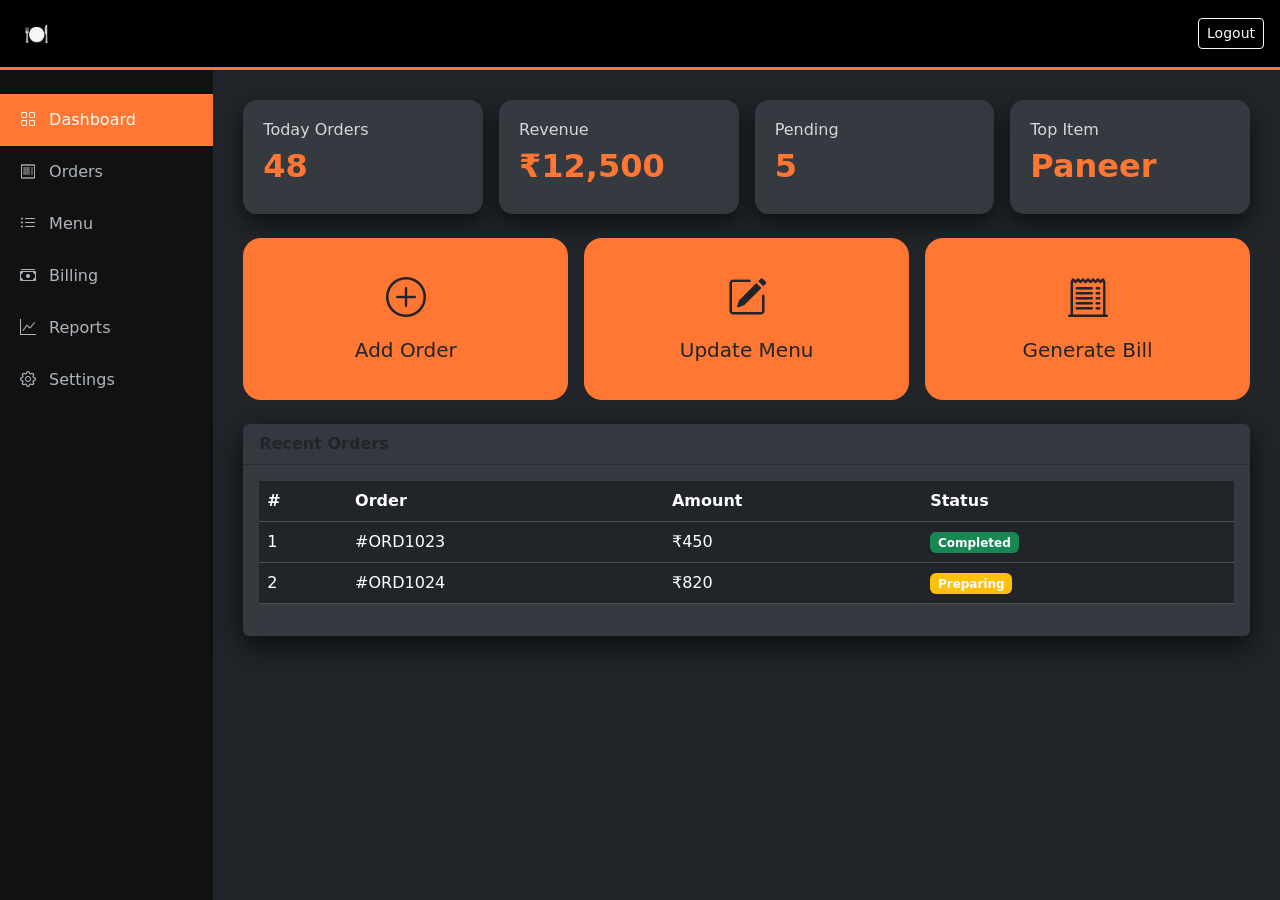
<file: outlet-dashboard.html>
<!DOCTYPE html>
<html lang="en">
<head>
    <meta charset="UTF-8">
    <title>Outlet Dashboard | SMART POSS</title>
    <meta name="viewport" content="width=device-width, initial-scale=1.0">
    <link rel="icon" href="src/favicon.png">

    <link href="https://cdn.jsdelivr.net/npm/bootstrap@5.3.2/dist/css/bootstrap.min.css" rel="stylesheet">
    <link href="https://cdn.jsdelivr.net/npm/bootstrap-icons/font/bootstrap-icons.css" rel="stylesheet">

    <link rel="stylesheet" href="outlet-dashboard.css">
</head>
<body>

<!-- NAVBAR -->
<nav class="navbar outlet-navbar px-3">
    <button class="btn d-md-none text-white" data-bs-toggle="offcanvas" data-bs-target="#outletSidebar">
        ☰
    </button>

    <span class="navbar-brand fw-bold ms-2">🍽 Spice Corner</span>

    <button class="btn btn-outline-light btn-sm">Logout</button>
</nav>

<!-- MOBILE SIDEBAR -->
<div class="offcanvas offcanvas-start text-bg-dark" id="outletSidebar">
    <div class="offcanvas-header">
        <h5 class="offcanvas-title">SMART POSS</h5>
        <button class="btn-close btn-close-white" data-bs-dismiss="offcanvas"></button>
    </div>
    <div class="offcanvas-body">
        <ul class="nav flex-column">
            <li><a class="nav-link" href="#"><i class="bi bi-grid"></i> Dashboard</a></li>
            <li><a class="nav-link" href="#"><i class="bi bi-receipt"></i> Orders</a></li>
            <li><a class="nav-link" href="#"><i class="bi bi-list-ul"></i> Menu</a></li>
            <li><a class="nav-link" href="#"><i class="bi bi-cash-stack"></i> Billing</a></li>
            <li><a class="nav-link" href="#"><i class="bi bi-graph-up"></i> Reports</a></li>
            <li><a class="nav-link" href="#"><i class="bi bi-gear"></i> Settings</a></li>
        </ul>
    </div>
</div>

<div class="container-fluid">
    <div class="row">

        <!-- DESKTOP SIDEBAR -->
        <aside class="col-md-2 outlet-sidebar d-none d-md-block p-0">
            <ul class="nav flex-column mt-4">
                <li><a class="nav-link active" href="#"><i class="bi bi-grid"></i> Dashboard</a></li>
                <li><a class="nav-link" href="#"><i class="bi bi-receipt"></i> Orders</a></li>
                <li><a class="nav-link" href="#"><i class="bi bi-list-ul"></i> Menu</a></li>
                <li><a class="nav-link" href="#"><i class="bi bi-cash-stack"></i> Billing</a></li>
                <li><a class="nav-link" href="#"><i class="bi bi-graph-up"></i> Reports</a></li>
                <li><a class="nav-link" href="#"><i class="bi bi-gear"></i> Settings</a></li>
            </ul>
        </aside>

        <!-- MAIN -->
        <main class="col-md-10 outlet-main">

            <!-- STATS -->
            <div class="row g-3 mb-4">
                <div class="col-6 col-md-3"><div class="stat-box"><h6>Today Orders</h6><h2>48</h2></div></div>
                <div class="col-6 col-md-3"><div class="stat-box"><h6>Revenue</h6><h2>₹12,500</h2></div></div>
                <div class="col-6 col-md-3"><div class="stat-box"><h6>Pending</h6><h2>5</h2></div></div>
                <div class="col-6 col-md-3"><div class="stat-box"><h6>Top Item</h6><h2>Paneer</h2></div></div>
            </div>

            <!-- ACTIONS -->
            <div class="row g-3 mb-4">
                <div class="col-12 col-md-4"><div class="action-card"><i class="bi bi-plus-circle"></i><h5>Add Order</h5></div></div>
                <div class="col-12 col-md-4"><div class="action-card"><i class="bi bi-pencil-square"></i><h5>Update Menu</h5></div></div>
                <div class="col-12 col-md-4"><div class="action-card"><i class="bi bi-receipt-cutoff"></i><h5>Generate Bill</h5></div></div>
            </div>

            <!-- TABLE -->
            <div class="card outlet-card">
                <div class="card-header fw-bold">Recent Orders</div>
                <div class="card-body table-responsive">
                    <table class="table table-dark table-hover align-middle">
                        <thead>
                            <tr><th>#</th><th>Order</th><th>Amount</th><th>Status</th></tr>
                        </thead>
                        <tbody>
                            <tr><td>1</td><td>#ORD1023</td><td>₹450</td><td><span class="badge bg-success">Completed</span></td></tr>
                            <tr><td>2</td><td>#ORD1024</td><td>₹820</td><td><span class="badge bg-warning">Preparing</span></td></tr>
                        </tbody>
                    </table>
                </div>
            </div>

        </main>
    </div>
</div>

<script src="https://cdn.jsdelivr.net/npm/bootstrap@5.3.2/dist/js/bootstrap.bundle.min.js"></script>
</body>
</html>
</file>
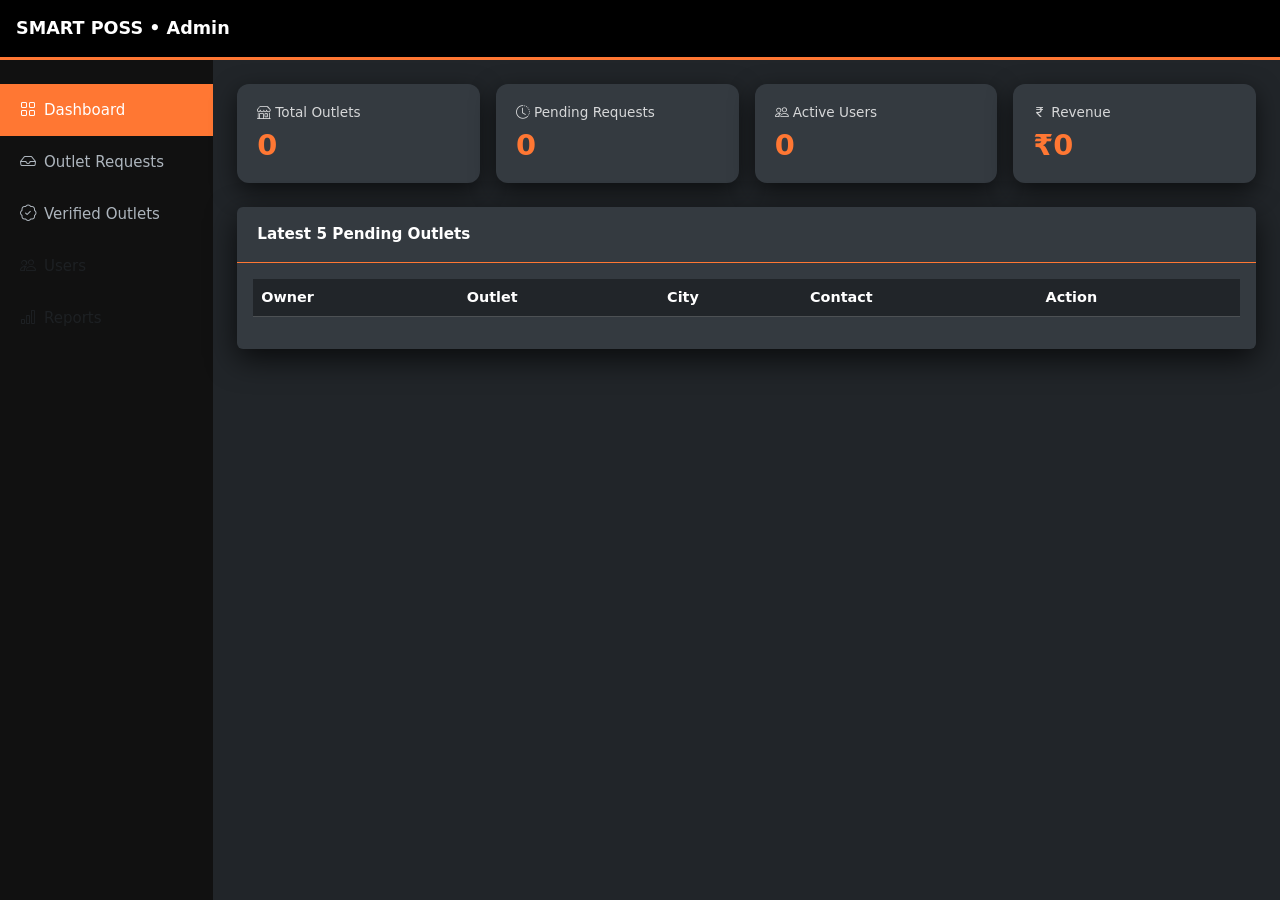
<file: frontend/admin-dashboard.html>
<!DOCTYPE html>
<html lang="en">
<head>
    <meta charset="UTF-8">
    <meta name="viewport" content="width=device-width, initial-scale=1.0">
    <title>Admin Dashboard | SMART POSS</title>
    <meta name="description" content="Smart POSS Admin Dashboard - Manage outlets, requests and users.">
    <link rel="icon" type="image/png" href="src/favicon.png">
    <link href="https://cdn.jsdelivr.net/npm/bootstrap@5.3.2/dist/css/bootstrap.min.css" rel="stylesheet">
    <link href="https://cdn.jsdelivr.net/npm/bootstrap-icons/font/bootstrap-icons.css" rel="stylesheet">
    <link rel="stylesheet" href="admin-dashboard.css">
</head>

<body>

<!-- ── Navbar ── -->
<nav class="admin-navbar">
    <!-- Hamburger: only on mobile -->
    <button class="sidebar-toggle" id="adminSidebarToggle"
            data-bs-toggle="offcanvas" data-bs-target="#adminOffcanvasSidebar"
            aria-controls="adminOffcanvasSidebar" aria-label="Toggle navigation">
        <i class="bi bi-list"></i>
    </button>
    <span class="navbar-brand fw-bold text-white">SMART POSS &bull; Admin</span>
    <!-- Spacer so brand is centred on mobile -->
    <span style="width:2rem;" class="d-md-none"></span>
</nav>

<!-- ── Mobile Offcanvas Sidebar ── -->
<div class="offcanvas offcanvas-start" tabindex="-1" id="adminOffcanvasSidebar">
    <div class="offcanvas-header">
        <span class="offcanvas-title">Navigation</span>
        <button type="button" class="btn-close" data-bs-dismiss="offcanvas" aria-label="Close"></button>
    </div>
    <div class="offcanvas-body p-0">
        <ul class="nav flex-column mt-2">
            <li><a class="nav-link active" href="#" onclick="showSection('dashboard',this);closeMobileSidebar()"><i class="bi bi-grid"></i> Dashboard</a></li>
            <li><a class="nav-link" href="#" onclick="showSection('requests',this);closeMobileSidebar()"><i class="bi bi-inbox"></i> Outlet Requests</a></li>
            <li><a class="nav-link" href="#" onclick="showSection('verifiedoutlet',this);closeMobileSidebar()"><i class="bi bi-patch-check"></i> Verified Outlets</a></li>
            <li><a class="nav-link text-muted" href="#"><i class="bi bi-people"></i> Users</a></li>
            <li><a class="nav-link text-muted" href="#"><i class="bi bi-bar-chart"></i> Reports</a></li>
        </ul>
    </div>
</div>

<!-- ── Page Layout ── -->
<div class="container-fluid">
    <div class="row">

        <!-- ── Desktop Sidebar ── -->
        <aside class="col-md-2 sidebar d-none d-md-block p-0">
            <ul class="nav flex-column mt-4">
                <li><a class="nav-link active" id="desk-link-dashboard" href="#" onclick="showSection('dashboard',this)"><i class="bi bi-grid"></i> Dashboard</a></li>
                <li><a class="nav-link" id="desk-link-requests" href="#" onclick="showSection('requests',this)"><i class="bi bi-inbox"></i> Outlet Requests</a></li>
                <li><a class="nav-link" id="desk-link-verifiedoutlet" href="#" onclick="showSection('verifiedoutlet',this)"><i class="bi bi-patch-check"></i> Verified Outlets</a></li>
                <li><a class="nav-link text-muted" href="#"><i class="bi bi-people"></i> Users</a></li>
                <li><a class="nav-link text-muted" href="#"><i class="bi bi-bar-chart"></i> Reports</a></li>
            </ul>
        </aside>

        <!-- ── Main Content ── -->
        <main class="col-md-10 main-content">

            <!-- DASHBOARD SECTION -->
            <div id="dashboard">

                <!-- Stats -->
                <div class="row g-3 mb-4">
                    <div class="col-6 col-md-3">
                        <div class="stat-card">
                            <h6><i class="bi bi-shop me-1"></i>Total Outlets</h6>
                            <h2 id="totalOutlets">0</h2>
                        </div>
                    </div>
                    <div class="col-6 col-md-3">
                        <div class="stat-card">
                            <h6><i class="bi bi-clock-history me-1"></i>Pending Requests</h6>
                            <h2 id="pendingOutlets">0</h2>
                        </div>
                    </div>
                    <div class="col-6 col-md-3">
                        <div class="stat-card">
                            <h6><i class="bi bi-people me-1"></i>Active Users</h6>
                            <h2 id="activeUsers">0</h2>
                        </div>
                    </div>
                    <div class="col-6 col-md-3">
                        <div class="stat-card">
                            <h6><i class="bi bi-currency-rupee me-1"></i>Revenue</h6>
                            <h2>₹0</h2>
                        </div>
                    </div>
                </div>

                <!-- Latest Pending Table -->
                <div class="card admin-card">
                    <div class="card-header fw-bold">Latest 5 Pending Outlets</div>
                    <div class="card-body table-responsive">
                        <table class="table table-dark table-hover">
                            <thead>
                            <tr>
                                <th>Owner</th>
                                <th>Outlet</th>
                                <th class="d-none d-sm-table-cell">City</th>
                                <th class="d-none d-md-table-cell">Contact</th>
                                <th>Action</th>
                            </tr>
                            </thead>
                            <tbody id="dashboardTable"></tbody>
                        </table>
                    </div>
                </div>
            </div>

            <!-- REQUESTS SECTION -->
            <div id="requests" class="d-none">
                <div class="card admin-card mt-4">
                    <div class="card-header fw-bold">All Pending Requests</div>
                    <div class="card-body table-responsive">
                        <table class="table table-dark table-hover">
                            <thead>
                            <tr>
                                <th>#</th>
                                <th>Owner</th>
                                <th>Outlet</th>
                                <th class="d-none d-sm-table-cell">City</th>
                                <th class="d-none d-md-table-cell">Contact</th>
                                <th>Action</th>
                            </tr>
                            </thead>
                            <tbody id="requestsTable"></tbody>
                        </table>
                    </div>
                </div>
            </div>

            <!-- VERIFIED OUTLETS SECTION -->
            <div id="verifiedoutlet" class="d-none">
                <div class="card admin-card mt-4">
                    <div class="card-header fw-bold">Verified Outlets</div>
                    <div class="card-body table-responsive">
                        <table class="table table-dark table-hover">
                            <thead>
                                <tr>
                                    <th>#</th>
                                    <th>Owner</th>
                                    <th>Outlet</th>
                                    <th class="d-none d-sm-table-cell">City</th>
                                    <th class="d-none d-md-table-cell">Verified On</th>
                                </tr>
                            </thead>
                            <tbody id="verifiedTable"></tbody>
                        </table>
                    </div>
                </div>
            </div>

        </main>
    </div>
</div>

<script src="https://cdn.jsdelivr.net/npm/bootstrap@5.3.2/dist/js/bootstrap.bundle.min.js"></script>
<script src="admin-dashboard.js"></script>
<script>
    // Close mobile offcanvas helper
    function closeMobileSidebar() {
        const el = document.getElementById('adminOffcanvasSidebar');
        const instance = bootstrap.Offcanvas.getInstance(el);
        if (instance) instance.hide();
    }
</script>

</body>
</html>
</file>
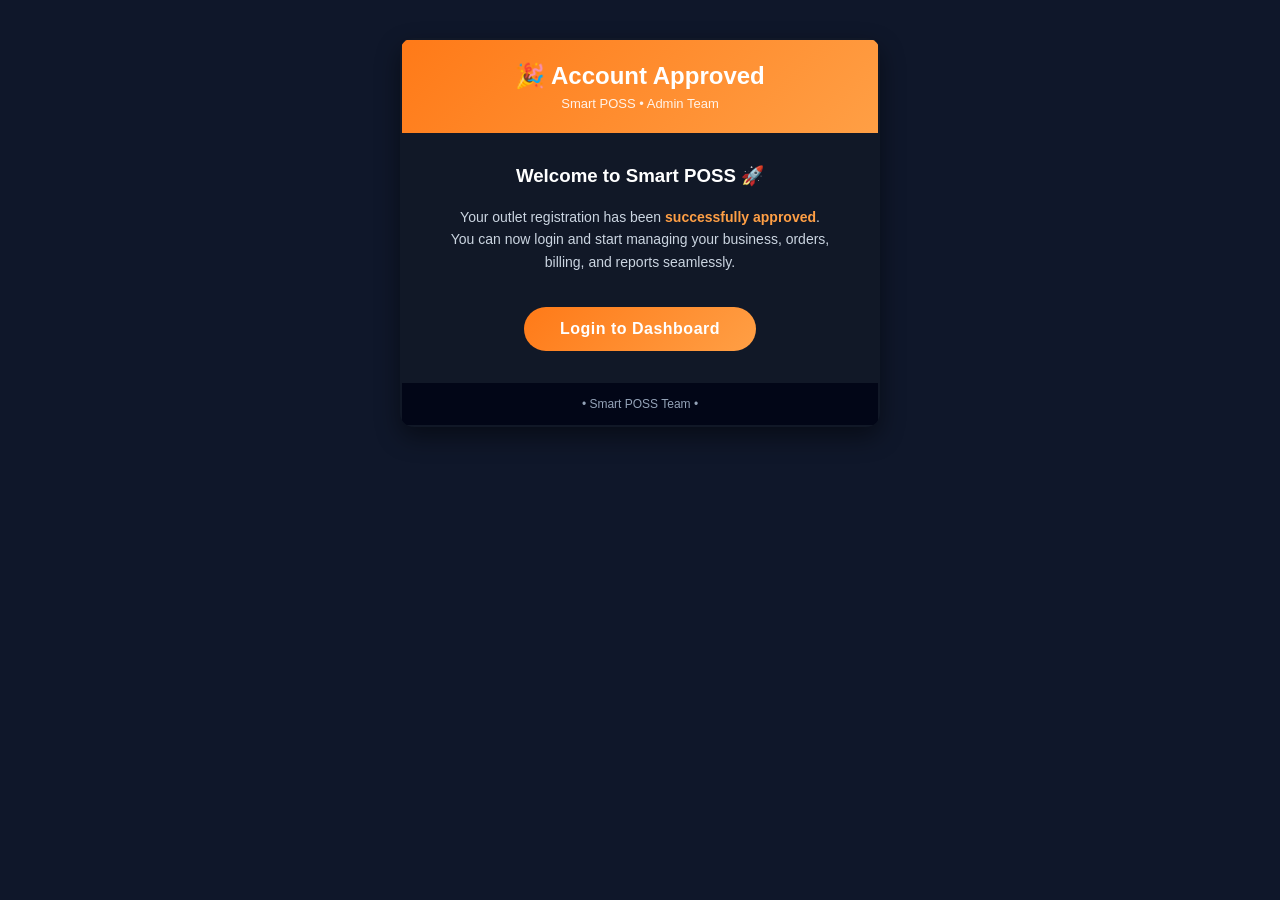
<file: frontend/approved.html>
<!DOCTYPE html>
<html>
<body style="background:#0f172a;padding:30px;font-family:Arial;">
  <table align="center" width="480" style="background:#111827;border-radius:14px;box-shadow:0 10px 25px rgba(0,0,0,0.45);overflow:hidden;">
    
    <!-- Header -->
    <tr>
      <td style="background:linear-gradient(135deg,#ff7a18,#ff9f45);color:white;padding:22px;text-align:center;">
        <h2 style="margin:0;">🎉 Account Approved</h2>
        <p style="margin:6px 0 0;font-size:13px;opacity:0.9;">Smart POSS • Admin Team</p>
      </td>
    </tr>

    <!-- Body -->
    <tr>
      <td style="padding:30px;text-align:center;color:#cbd5e1;">
        <h3 style="margin-top:0;color:white;">Welcome to Smart POSS 🚀</h3>
        
        <p style="font-size:14px;line-height:1.6;">
          Your outlet registration has been <b style="color:#ff9f45;">successfully approved</b>.
          <br>
          You can now login and start managing your business, orders, billing, and reports seamlessly.
        </p>

        <a href="{{LOGIN_LINK}}" 
           style="display:inline-block;margin-top:20px;background:linear-gradient(135deg,#ff7a18,#ff9f45);color:white;padding:13px 36px;border-radius:30px;text-decoration:none;font-weight:bold;letter-spacing:0.5px;">
          Login to Dashboard
        </a>
      </td>
    </tr>

    <!-- Footer -->
    <tr>
      <td style="background:#020617;padding:14px;text-align:center;font-size:12px;color:#94a3b8;">
        • Smart POSS Team •
        <!-- <a href="mailto:support@smart-poss.com" style="color:#ff9f45;text-decoration:none;">
          support@smart-poss.com
        </a> -->
      </td>
    </tr>

  </table>
</body>
</html>
</file>
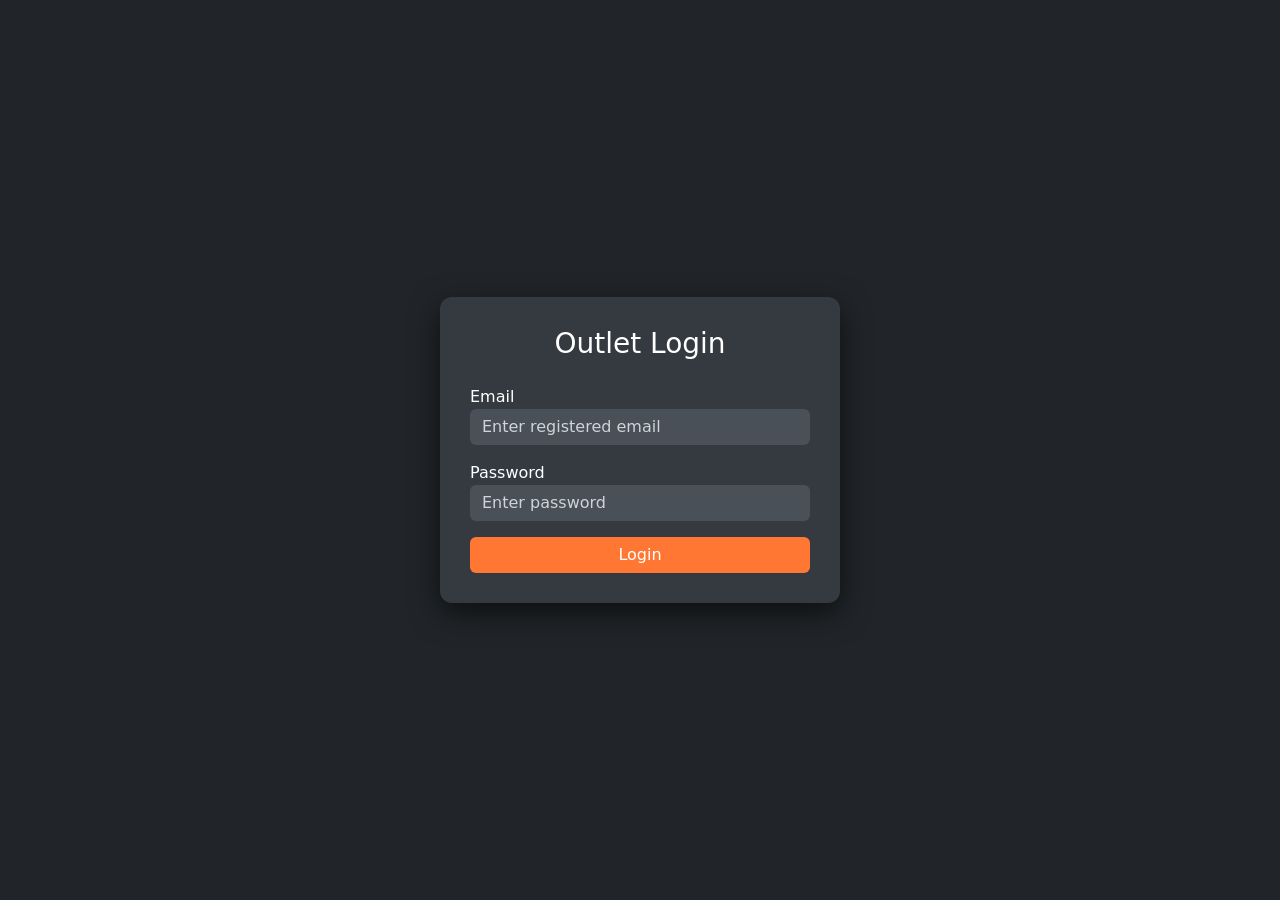
<file: frontend/auth.html>
<!DOCTYPE html>
<html lang="en">
<head>
    <meta charset="UTF-8">
    <meta name="viewport" content="width=device-width, initial-scale=1.0">
    <title>Login</title>

    <link rel="icon" type="image/png" href="src/favicon.png">
    <link href="https://cdn.jsdelivr.net/npm/bootstrap@5.3.2/dist/css/bootstrap.min.css" rel="stylesheet">

    <style>
        body {
            background-color: #212529;
            display: flex;
            justify-content: center;
            align-items: center;
            height: 100vh;
            margin: 0;
        }

        .form-container {
            max-width: 400px;
            width: 100%;
            padding: 30px;
            border-radius: 12px;
            background-color: #343a40;
            box-shadow: 0 10px 30px rgba(0,0,0,0.6);
        }

        h3, label {
            color: #fff;
        }

        .form-control {
            background-color: #495057;
            border: none;
            color: #fff;
        }

        .form-control::placeholder {
            color: #ced4da;
        }

        .brand-btn {
            background-color: #ff7733;
            color: #fff;
            border: none;
        }

        .brand-btn:hover {
            background-color: #ff5f1f;
        }
    </style>
</head>
<body>

<div class="form-container">
    <h3 class="text-center mb-4">Outlet Login</h3>

    <form id="loginForm">
        <div class="mb-3">
            <label>Email</label>
            <input id="email" type="email" class="form-control" placeholder="Enter registered email" required>
        </div>

        <div class="mb-3">
            <label>Password</label>
            <input id="password" type="password" class="form-control" placeholder="Enter password" required>
        </div>

        <button type="submit" class="btn brand-btn w-100">
            Login
        </button>
        <div id="loginError" style="display:none; color:#ff7733; margin-top:10px; font-weight: 500;"></div>
    </form>
</div>

<script src="https://cdn.jsdelivr.net/npm/bootstrap@5.3.2/dist/js/bootstrap.bundle.min.js"></script>

<script>
    const BASE = "http://localhost:8080/api";

    document.getElementById("loginForm").addEventListener("submit", function(e) {
        e.preventDefault();

        const email = document.getElementById("email").value;
        const password = document.getElementById("password").value;
        const errorBox = document.getElementById("loginError");

        // Reset error UI
        errorBox.innerText = "";
        errorBox.style.display = "none";

        fetch(BASE + "/outlet/login", {
            method: "POST",
            headers: {
                "Content-Type": "application/json"
            },
            body: JSON.stringify({
                email: email,
                password: password
            })
        })
            .then(async (res) => {
                // Read JSON body even if the status is an error (401, 403, etc.)
                const data = await res.json();

                // Check if login was unsuccessful
                if (!res.ok || data.success === false) {
                    // Throwing an error here pushes execution to the .catch() block
                    throw new Error(data.message || "Invalid credentials or account not approved.");
                }

                return data;
            })
            .then(data => {
                // Success: Save outlet data and redirect
                localStorage.setItem("outlet", JSON.stringify(data.data));
                window.location.href = "outlet-dashboard.html";
            })
            .catch(err => {
                // Catch-all for thrown errors and network failures
                errorBox.innerText = err.message;
                errorBox.style.display = "block";
            });
    });
</script>
</body>
</html>
</file>
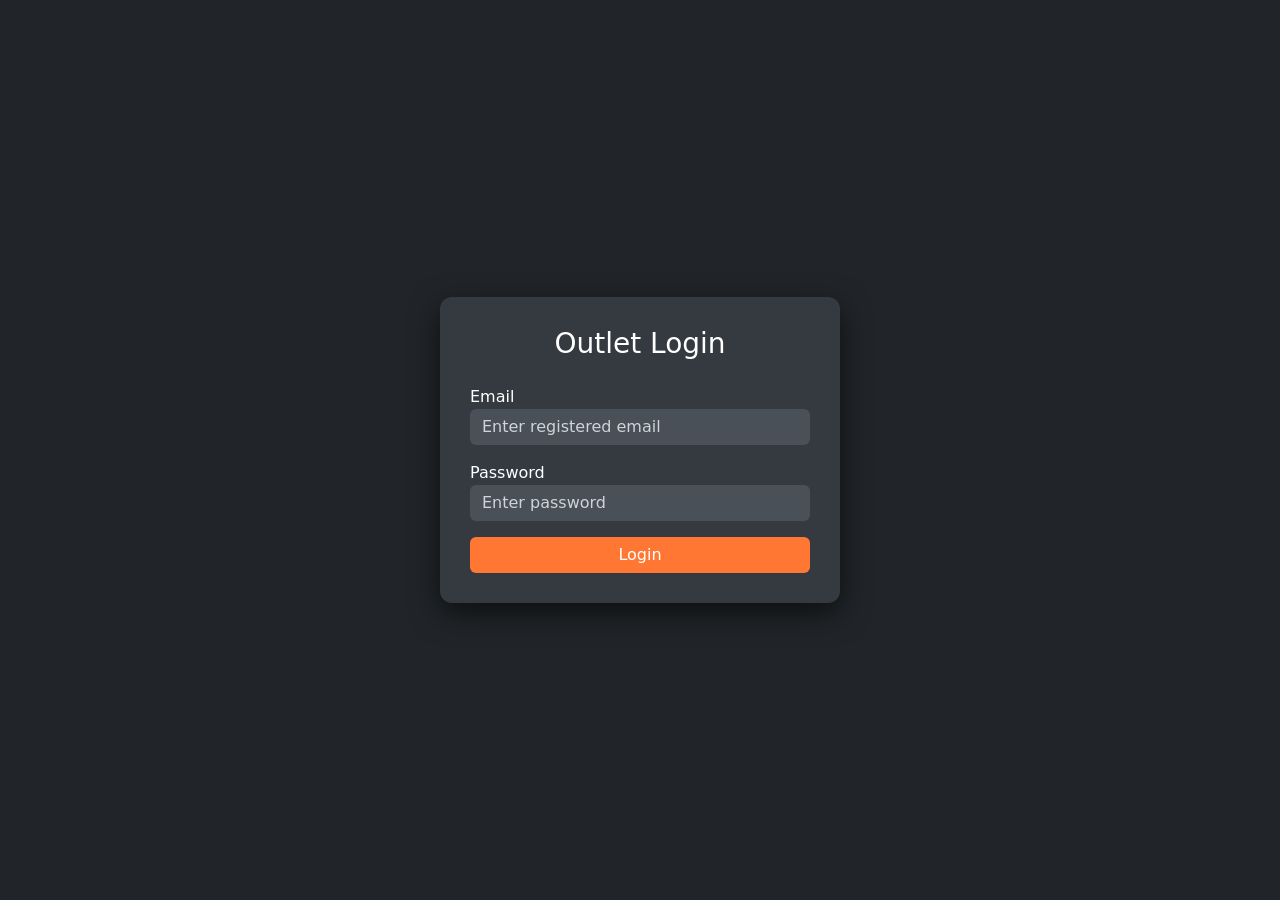
<file: frontend/outlet-dashboard.html>
<!DOCTYPE html>
<html lang="en">
<head>
    <meta charset="UTF-8">
    <title>Outlet Dashboard | SMART POSS</title>
    <meta name="viewport" content="width=device-width, initial-scale=1.0">
    <link rel="icon" href="src/favicon.png">

    <link href="https://cdn.jsdelivr.net/npm/bootstrap@5.3.2/dist/css/bootstrap.min.css" rel="stylesheet">
    <link href="https://cdn.jsdelivr.net/npm/bootstrap-icons/font/bootstrap-icons.css" rel="stylesheet">
    <link rel="stylesheet" href="outlet-dashboard.css">

    <style>
        .order-modal .modal-content { background-color: #343a40; color: white; border: 1px solid #495057; }
        .order-modal .form-control, .order-modal .form-select { background-color: #495057; border: none; color: white; }
        .order-modal .form-control:focus, .order-modal .form-select:focus {
            background-color: #495057; color: white; box-shadow: 0 0 0 0.25rem rgba(255, 119, 51, 0.25); border: 1px solid #ff7733;
        }
        .readonly-field { background-color: #212529 !important; color: #ced4da !important; cursor: not-allowed; }
        .item-row { border-bottom: 1px solid #495057; padding: 10px 0; display: flex; justify-content: space-between; align-items: center; }
        .item-row:last-child { border-bottom: none; }
        .btn-remove { color: #ff4d4d; cursor: pointer; font-size: 1.2rem; }
        .btn-action { padding: 0.2rem 0.5rem; font-size: 0.9rem; margin: 0 2px; }
        .btn-outline-orange { color: #ff7733; border-color: #ff7733; }
        .btn-outline-orange:hover { background-color: #ff7733; color: white; }
    </style>
</head>
<body>

<nav class="navbar outlet-navbar px-3 d-flex align-items-center">
    <button class="btn btn-link text-white p-0 d-md-none" style="font-size:1.5rem"
            data-bs-toggle="offcanvas" data-bs-target="#outletSidebar"
            aria-controls="outletSidebar" aria-label="Open sidebar">
        <i class="bi bi-list"></i>
    </button>
    <span class="navbar-brand fw-bold outlet-title" id="outletName">Loading...</span>
    <button class="btn btn-outline-light btn-sm" onclick="logout()">Logout</button>
</nav>

<!-- Mobile Offcanvas Sidebar -->
<div class="offcanvas offcanvas-start" tabindex="-1" id="outletSidebar">
    <div class="offcanvas-header">
        <span class="offcanvas-title">Menu</span>
        <button type="button" class="btn-close" data-bs-dismiss="offcanvas" aria-label="Close"></button>
    </div>
    <div class="offcanvas-body p-0">
        <ul class="nav flex-column mt-2">
            <li><a class="nav-link active" id="mob-link-dashboard" href="#" onclick="showSection('dashboard');closeMobileSidebar()"><i class="bi bi-grid"></i> Dashboard</a></li>
            <li><a class="nav-link" id="mob-link-menu" href="#" onclick="showSection('menu');closeMobileSidebar()"><i class="bi bi-list-ul"></i> Menu</a></li>
            <li><a class="nav-link" id="mob-link-orders" href="#" onclick="showSection('orders');closeMobileSidebar()"><i class="bi bi-cart-check"></i> Orders</a></li>
        </ul>
    </div>
</div>

<div class="container-fluid">
    <div class="row">
        <aside class="col-md-2 outlet-sidebar d-none d-md-block p-0">
            <ul class="nav flex-column mt-4">
                <li><a class="nav-link active" id="link-dashboard" href="#" onclick="showSection('dashboard')"><i class="bi bi-grid"></i> Dashboard</a></li>
                <li><a class="nav-link" id="link-menu" href="#" onclick="showSection('menu')"><i class="bi bi-list-ul"></i> Menu</a></li>
                <li><a class="nav-link" id="link-orders" href="#" onclick="showSection('orders')"><i class="bi bi-cart-check"></i> Orders</a></li>
            </ul>
        </aside>

        <main class="col-md-10 outlet-main">
            <div id="dashboardSection">
                <div class="row g-3 mb-4">
                    <div class="col-6 col-md-4"><div class="stat-box"><h6>Today Orders</h6><h2 id="statTodayOrders">0</h2></div></div>
                    <div class="col-6 col-md-4"><div class="stat-box"><h6>Revenue</h6><h2 id="statRevenue">₹0</h2></div></div>
                    <div class="col-6 col-md-4"><div class="stat-box"><h6>Top Item</h6><h2>-</h2></div></div>
                </div>

                <div class="row g-3 mb-4">
                    <div class="col-12 col-md-4">
                        <div class="action-card" onclick="checkMenuAndOpenOrder()" style="cursor:pointer">
                            <i class="bi bi-plus-circle"></i>
                            <h5>Add Order</h5>
                        </div>
                    </div>
                    <div class="col-12 col-md-4">
                        <div class="action-card" onclick="showSection('menu')" style="cursor:pointer">
                            <i class="bi bi-pencil-square"></i>
                            <h5>Update Menu</h5>
                        </div>
                    </div>
                    <div class="col-12 col-md-4">
                        <div class="action-card" onclick="checkMenuAndOpenOrder()" style="cursor:pointer">
                            <i class="bi bi-receipt-cutoff"></i>
                            <h5>Generate Bill</h5>
                        </div>
                    </div>
                </div>

                <div class="card outlet-card">
                    <div class="card-header fw-bold">Recent Orders</div>
                    <div class="card-body table-responsive">
                        <table class="table table-dark table-hover align-middle">
                            <thead><tr>
                                <th>OrderID</th>
                                <th>Customer</th>
                                <th class="d-none d-sm-table-cell">Amount</th>
                                <th>Status</th>
                            </tr></thead>
                            <tbody id="recentOrdersBody"></tbody>
                        </table>
                    </div>
                </div>
            </div>

            <div id="menuSection" class="d-none">
                <div class="card outlet-card mb-3">
                    <div class="card-header fw-bold" id="menuFormTitle">Add Menu Item</div>
                    <div class="card-body">
                        <form id="menuForm" onsubmit="saveMenuItem(event)">
                            <input type="hidden" id="editItemId">
                            <div class="row g-3">
                                <div class="col-md-6">
                                    <label class="form-label">Item Name</label>
                                    <input type="text" id="itemName" class="form-control" required>
                                </div>
                                <div class="col-md-3">
                                    <label class="form-label">Price</label>
                                    <input type="number" id="itemPrice" class="form-control" required>
                                </div>
                                <div class="col-md-3">
                                    <label class="form-label">Category</label>
                                    <select id="itemCategory" class="form-select">
                                        <option>Starter</option><option>Main Course</option><option>Snacks</option><option>Beverage</option>
                                    </select>
                                </div>
                                <div class="col-12 text-end">
                                    <button type="button" id="btnCancelEdit" class="btn btn-secondary d-none me-2" onclick="resetMenuForm()">Cancel</button>
                                    <button type="submit" id="btnSaveItem" class="btn btn-success px-4">Save Item</button>
                                </div>
                            </div>
                        </form>
                    </div>
                </div>
                <div class="card outlet-card">
                    <div class="card-body table-responsive">
                        <table class="table table-dark table-hover align-middle">
                            <thead><tr><th>#</th><th>Name</th><th>Price</th><th>Category</th><th class="text-center">Actions</th></tr></thead>
                            <tbody id="menuList"></tbody>
                        </table>
                    </div>
                </div>
            </div>

            <div id="ordersSection" class="d-none">
                <div class="d-flex justify-content-between align-items-center mb-3">
                    <h5 class="fw-bold">Order Management</h5>
                    <button class="btn btn-success" onclick="checkMenuAndOpenOrder()"><i class="bi bi-plus-lg"></i> Add New Order</button>
                </div>
                <div class="card outlet-card">
                    <div class="card-body table-responsive">
                        <table class="table table-dark table-hover">
                            <thead><tr>
                                <th>ID</th>
                                <th>Customer</th>
                                <th class="d-none d-sm-table-cell">Phone</th>
                                <th>Total</th>
                                <th class="d-none d-md-table-cell">Time</th>
                            </tr></thead>
                            <tbody id="orderList"></tbody>
                        </table>
                    </div>
                </div>
            </div>
        </main>
    </div>
</div>

<div class="modal fade order-modal" id="addOrderModal" tabindex="-1">
    <div class="modal-dialog modal-lg">
        <div class="modal-content">
            <div class="modal-header border-0">
                <h5 class="modal-title">Create New Order</h5>
                <button type="button" class="btn-close btn-close-white" data-bs-dismiss="modal"></button>
            </div>
            <div class="modal-body">
                <form id="orderForm">
                    <div class="row g-3 mb-4">
                        <div class="col-md-4"><label class="form-label">Order ID</label><input type="text" id="orderIdField" class="form-control readonly-field" readonly></div>
                        <div class="col-md-4"><label class="form-label">Customer Name</label><input type="text" id="custName" class="form-control" required></div>
                        <div class="col-md-4"><label class="form-label">Contact No</label><input type="text" id="custContact" class="form-control" required></div>
                    </div>
                    <h6>Select Items</h6>
                    <div class="row g-2 align-items-end mb-3">
                        <div class="col-md-6"><label class="form-label">Item</label><select id="itemDropdown" class="form-select"></select></div>
                        <div class="col-md-3"><label class="form-label">Qty</label><input type="number" id="itemQty" class="form-control" value="1" min="1"></div>
                        <div class="col-md-3"><button type="button" class="btn btn-primary w-100" onclick="addItemToOrder()">Add</button></div>
                    </div>
                    <div id="orderItemsSummary" class="bg-dark rounded p-3 mb-3" style="min-height: 100px;"></div>
                    <div class="d-flex justify-content-between align-items-center p-3 border-top">
                        <span class="fs-5">Total Items: <b id="displayTotalQty">0</b></span>
                        <span class="fs-4 fw-bold text-success">Grand Total: ₹<span id="displayGrandTotal">0</span></span>
                    </div>
                </form>
            </div>
            <div class="modal-footer border-0">
                <button type="button" class="btn btn-success w-100 py-2 fw-bold" onclick="submitOrder()">Confirm & Save Order</button>
            </div>
        </div>
    </div>
</div>

<script src="https://cdn.jsdelivr.net/npm/bootstrap@5.3.2/dist/js/bootstrap.bundle.min.js"></script>

<script>
    const BASE = "http://localhost:8080/api";
    let outlet = JSON.parse(localStorage.getItem("outlet"));
    let menuItems = [];
    let selectedItems = [];

    // Redirect if session is lost
    if(!outlet || !outlet.id) window.location.href = "auth.html";

    function startHeartbeat() {
        if (outlet && outlet.id) {
            fetch(`${BASE}/heartbeat/${outlet.id}`, { method: "PUT" })
                .catch(err => console.error("Heartbeat error: ", err));
        }
    }

    // INITIALIZATION: Runs on every Page Refresh
    document.addEventListener("DOMContentLoaded", () => {
        if(outlet) {
            document.getElementById("outletName").innerText = outlet.outletName;
            loadMenu(); // Fetch menu from DB immediately
            loadOrders(); // Fetch orders from DB immediately
            
            // Start heartbeat and set interval
            startHeartbeat();
            setInterval(startHeartbeat, 60000);
        }
    });

    function showSection(section) {
        ["dashboard", "menu", "orders"].forEach(s => {
            document.getElementById(s + "Section").classList.toggle("d-none", s !== section);
        });
        // Sync desktop sidebar
        document.querySelectorAll('.outlet-sidebar .nav-link').forEach(link => link.classList.remove('active'));
        const deskLink = document.getElementById("link-" + section);
        if (deskLink) deskLink.classList.add('active');
        // Sync mobile sidebar
        document.querySelectorAll('#outletSidebar .nav-link').forEach(link => link.classList.remove('active'));
        const mobLink = document.getElementById("mob-link-" + section);
        if (mobLink) mobLink.classList.add('active');
    }

    function closeMobileSidebar() {
        const el = document.getElementById('outletSidebar');
        const instance = bootstrap.Offcanvas.getInstance(el);
        if (instance) instance.hide();
    }

    // --- MENU LOGIC ---
    function loadMenu() {
        fetch(`${BASE}/menu/${outlet.id}`)
            .then(res => res.json())
            .then(data => {
                menuItems = data;
                document.getElementById("menuList").innerHTML = data.map((item, index) =>
                    `<tr><td>${index+1}</td><td>${item.itemName}</td><td>₹${item.price}</td><td>${item.category}</td>
                    <td class="text-center">
                        <button class="btn btn-outline-orange btn-action" onclick="prepareEditItem('${item.id}')"><i class="bi bi-pencil"></i></button>
                        <button class="btn btn-outline-danger btn-action" onclick="deleteMenuItem('${item.id}')"><i class="bi bi-trash"></i></button>
                    </td></tr>`).join('');
            });
    }

    function saveMenuItem(e) {
        e.preventDefault();
        const itemId = document.getElementById("editItemId").value;
        const itemData = {
            outletId: outlet.id,
            itemName: document.getElementById("itemName").value,
            price: document.getElementById("itemPrice").value,
            category: document.getElementById("itemCategory").value
        };
        // Matches @PutMapping("/{id}") and @PostMapping("/add") in MenuController.java
        const url = itemId ? `${BASE}/menu/${itemId}` : `${BASE}/menu/add`;
        const method = itemId ? "PUT" : "POST";

        fetch(url, {
            method: method,
            headers: { "Content-Type": "application/json" },
            body: JSON.stringify(itemData)
        }).then(() => { resetMenuForm(); loadMenu(); });
    }

    function prepareEditItem(id) {
        const item = menuItems.find(i => i.id === id);
        if(!item) return;
        document.getElementById("editItemId").value = item.id;
        document.getElementById("itemName").value = item.itemName;
        document.getElementById("itemPrice").value = item.price;
        document.getElementById("itemCategory").value = item.category;
        document.getElementById("menuFormTitle").innerText = "Edit Menu Item";
        document.getElementById("btnSaveItem").innerText = "Update Item";
        document.getElementById("btnCancelEdit").classList.remove("d-none");
    }

    // Reset Menu Form
    function resetMenuForm() {
        document.getElementById("editItemId").value = "";
        document.getElementById("menuForm").reset();
        document.getElementById("menuFormTitle").innerText = "Add Menu Item";
        document.getElementById("btnSaveItem").innerText = "Save Item";
        document.getElementById("btnCancelEdit").classList.add("d-none");
    }

    function deleteMenuItem(id) {
        if(confirm("Delete this item?")) {
            fetch(`${BASE}/menu/${id}`, { method: "DELETE" }).then(() => loadMenu());
        }
    }

    // --- ORDER LOGIC ---
    function checkMenuAndOpenOrder() {
        if (menuItems.length === 0) {
            alert("Please add items to your menu first.");
            showSection('menu');
        } else {
            openOrderModal();
            new bootstrap.Modal(document.getElementById('addOrderModal')).show();
        }
    }

    function openOrderModal() {
        selectedItems = [];
        updateOrderSummary();
        document.getElementById("orderForm").reset();
        document.getElementById("orderIdField").value = "ORD" + Date.now().toString().slice(-6);
        document.getElementById("itemDropdown").innerHTML = menuItems.map(i =>
            `<option value="${i.id}">${i.itemName} - ₹${i.price}</option>`).join('');
    }

    function addItemToOrder() {
        const itemId = document.getElementById("itemDropdown").value;
        const qty = parseInt(document.getElementById("itemQty").value);
        const item = menuItems.find(i => i.id === itemId);
        const existing = selectedItems.find(i => i.id === itemId);
        if(existing) existing.qty += qty;
        else selectedItems.push({ id: item.id, name: item.itemName, price: item.price, qty: qty });
        updateOrderSummary();
    }

    function removeItem(index) {
        selectedItems.splice(index, 1);
        updateOrderSummary();
    }

    function updateOrderSummary() {
        let total = 0, count = 0;
        document.getElementById("orderItemsSummary").innerHTML = selectedItems.map((item, index) => {
            total += (item.price * item.qty); count += item.qty;
            return `<div class="item-row"><span>${item.name} (x${item.qty})</span><span>₹${item.price * item.qty} <i class="bi bi-x-circle btn-remove ms-2" onclick="removeItem(${index})"></i></span></div>`;
        }).join('');
        document.getElementById("displayTotalQty").innerText = count;
        document.getElementById("displayGrandTotal").innerText = total;
    }

    function submitOrder() {
        const orderData = {
            outletId: outlet.id,
            customerName: document.getElementById("custName").value,
            contactNo: document.getElementById("custContact").value,
            items: selectedItems.map(i => ({ itemName: i.name, price: i.price, quantity: i.qty })),
            totalAmount: parseFloat(document.getElementById("displayGrandTotal").innerText),
            totalQuantity: parseInt(document.getElementById("displayTotalQty").innerText)
        };
        // Matches @PostMapping("/create-order") in OrderController.java
        fetch(`${BASE}/orders/create-order`, {
            method: "POST",
            headers: { "Content-Type": "application/json" },
            body: JSON.stringify(orderData)
        }).then(res => {
            if(res.ok) {
                bootstrap.Modal.getInstance(document.getElementById('addOrderModal')).hide();
                loadOrders();
            }
        });
    }

    function loadOrders() {
        fetch(`${BASE}/orders/outlet/${outlet.id}`)
            .then(res => res.json())
            .then(data => {
                document.getElementById("statTodayOrders").innerText = data.length;
                document.getElementById("statRevenue").innerText = "₹" + data.reduce((a, b) => a + b.totalAmount, 0);
                document.getElementById("orderList").innerHTML = data.map(o =>
                    `<tr>
                        <td>${o.id.slice(-5)}</td>
                        <td>${o.customerName}</td>
                        <td class="d-none d-sm-table-cell">${o.contactNo}</td>
                        <td>₹${o.totalAmount}</td>
                        <td class="d-none d-md-table-cell">${new Date(o.orderDate).toLocaleTimeString()}</td>
                    </tr>`).join('');
                document.getElementById("recentOrdersBody").innerHTML = data.slice(0, 5).map(o =>
                    `<tr>
                        <td>#${o.id.slice(-5)}</td>
                        <td>${o.customerName}</td>
                        <td class="d-none d-sm-table-cell">₹${o.totalAmount}</td>
                        <td><span class="badge bg-success">Paid</span></td>
                    </tr>`).join('');
            });
    }

    function logout() {
        if (outlet && outlet.id) {
            fetch(`${BASE}/logout/${outlet.id}`, { method: "PUT" })
                .finally(() => {
                    localStorage.clear(); // Important to fix crossover issue
                    window.location.href = "index.html";
                });
        } else {
            localStorage.clear();
            window.location.href = "index.html";
        }
    }
</script>
</body>
</html>
</file>
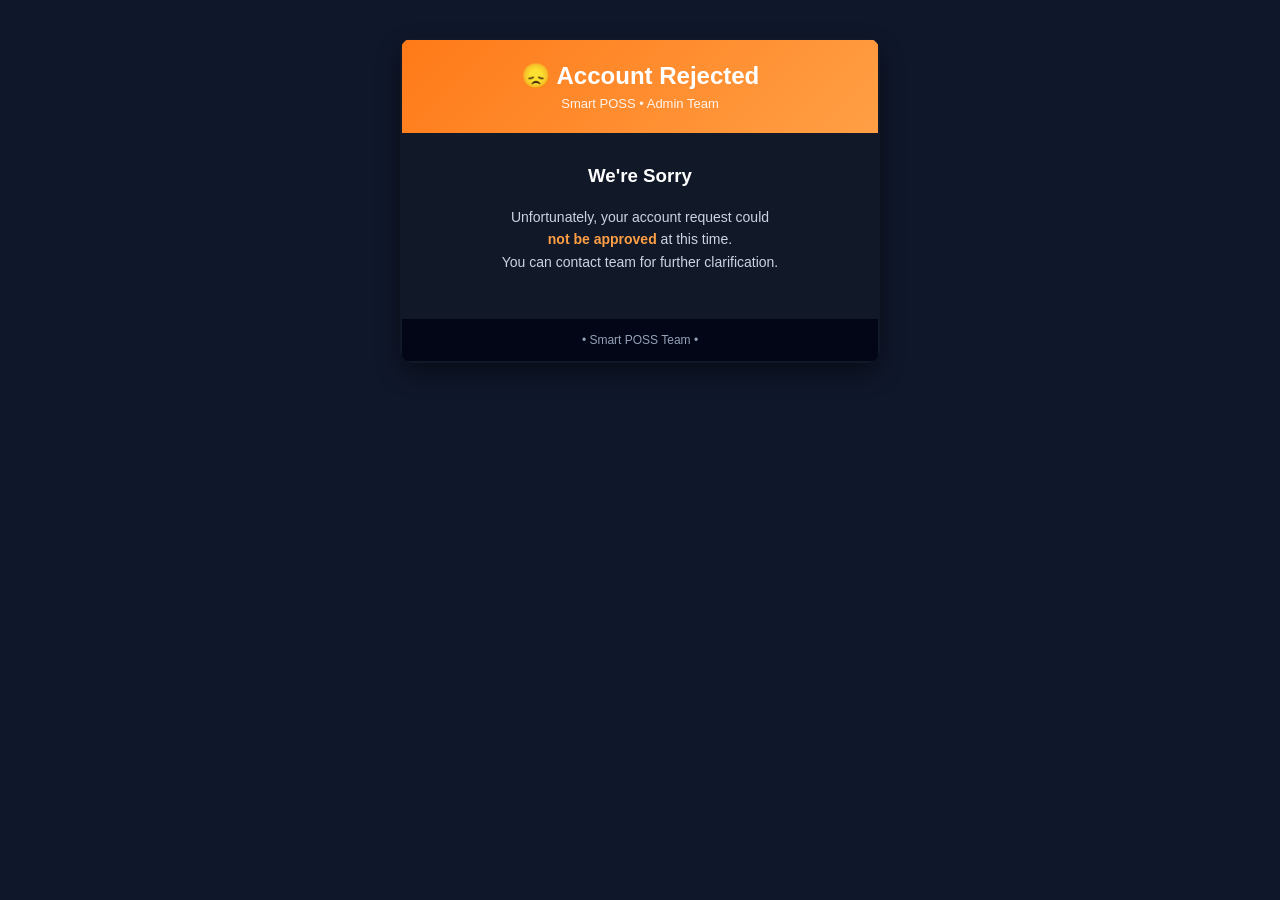
<file: frontend/rejected.html>
<!DOCTYPE html>
<html>
<body style="background:#0f172a;padding:30px;font-family:Arial;">
  <table align="center" width="480" style="background:#111827;border-radius:14px;box-shadow:0 10px 25px rgba(0,0,0,0.45);overflow:hidden;">
    
    <!-- Header -->
    <tr>
      <td style="background:linear-gradient(135deg,#ff7a18,#ff9f45);color:white;padding:22px;text-align:center;">
        <h2 style="margin:0;">😞 Account Rejected</h2>
        <p style="margin:6px 0 0;font-size:13px;opacity:0.9;">Smart POSS • Admin Team</p>
      </td>
    </tr>

    <!-- Body -->
    <tr>
      <td style="padding:30px;text-align:center;color:#cbd5e1;">
        <h3 style="margin-top:0;color:white;">We're Sorry</h3>
        
        <p style="font-size:14px;line-height:1.6;">
           Unfortunately, your account request could <br><b style="color:#ff9f45;">not be approved</b> at this time.
          <br>
          You can contact team for further clarification.
        </p>

        <!-- <a href="{{LOGIN_LINK}}" 
           style="display:inline-block;margin-top:20px;background:linear-gradient(135deg,#ff7a18,#ff9f45);color:white;padding:13px 36px;border-radius:30px;text-decoration:none;font-weight:bold;letter-spacing:0.5px;">
          Login to Dashboard
        </a> -->
      </td>
    </tr>

    <!-- Footer -->
    <tr>
      <td style="background:#020617;padding:14px;text-align:center;font-size:12px;color:#94a3b8;">
        • Smart POSS Team •
        <!-- <a href="mailto:support@smart-poss.com" style="color:#ff9f45;text-decoration:none;">
          support@smart-poss.com
        </a> -->
      </td>
    </tr>

  </table>
</body>
</html>
</file>
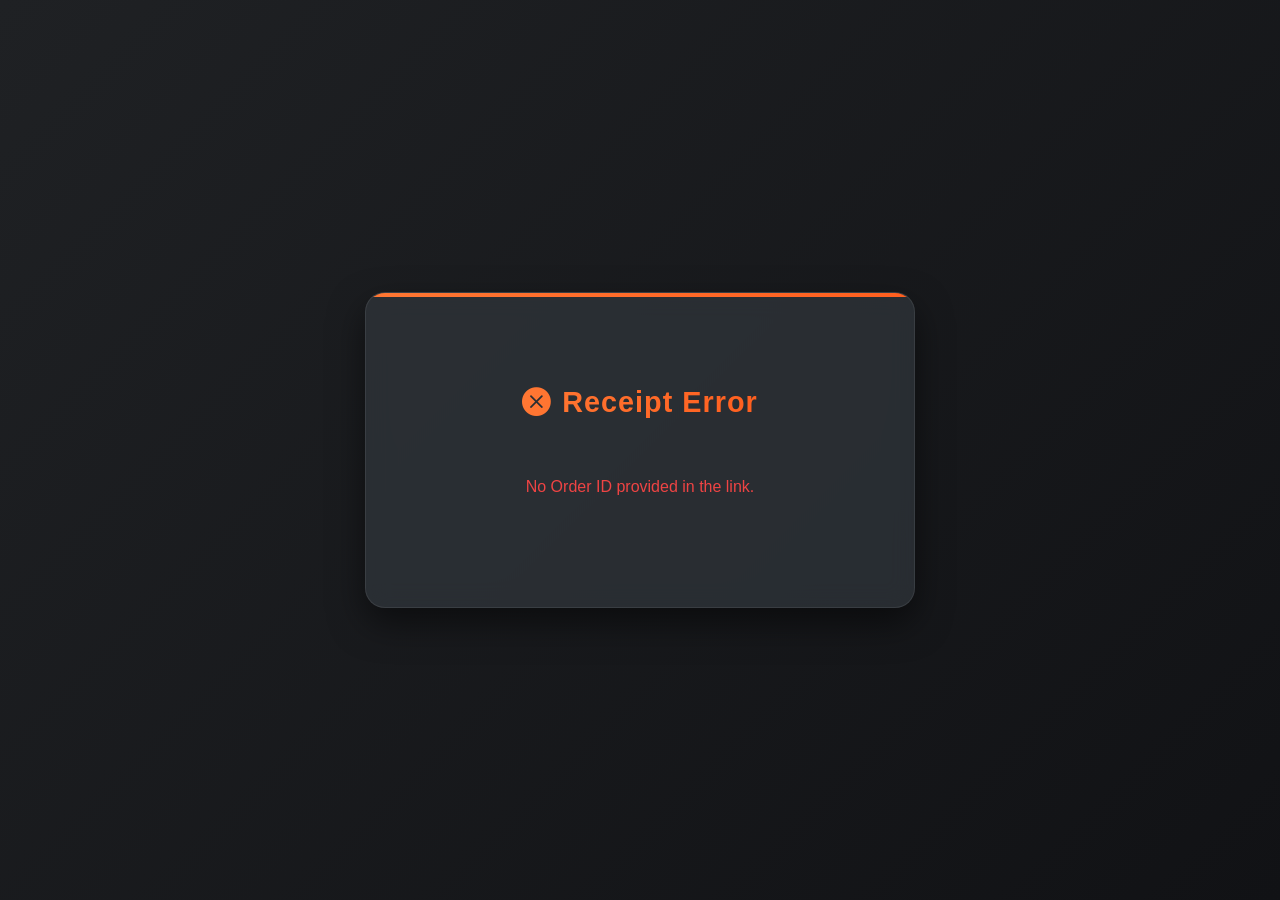
<file: frontend/view-bill.html>
<!DOCTYPE html>
<html lang="en">
<head>
    <meta charset="UTF-8">
    <title>Digital Receipt | SMART POSS</title>
    <meta name="viewport" content="width=device-width, initial-scale=1.0">
    <link rel="icon" type="image/png" href="src/favicon.png">
    <link href="https://cdn.jsdelivr.net/npm/bootstrap@5.3.2/dist/css/bootstrap.min.css" rel="stylesheet">
    <link href="https://cdn.jsdelivr.net/npm/bootstrap-icons/font/bootstrap-icons.css" rel="stylesheet">
    <style>
        body {
            background: linear-gradient(135deg, #1f2124 0%, #111215 100%);
            color: #e9ecef;
            min-height: 100vh;
            display: flex;
            align-items: center;
            justify-content: center;
            font-family: 'Inter', -apple-system, BlinkMacSystemFont, "Segoe UI", Roboto, sans-serif;
            padding: 20px;
        }

        .receipt-card {
            background: rgba(52, 58, 64, 0.65);
            backdrop-filter: blur(12px);
            -webkit-backdrop-filter: blur(12px);
            border: 1px solid rgba(255, 255, 255, 0.08);
            border-radius: 20px;
            box-shadow: 0 15px 35px rgba(0, 0, 0, 0.5);
            max-width: 550px;
            width: 100%;
            padding: 40px;
            position: relative;
            overflow: hidden;
        }

        .receipt-card::before {
            content: '';
            position: absolute;
            top: 0;
            left: 0;
            right: 0;
            height: 4px;
            background: linear-gradient(90deg, #ff7733, #ff5f1f);
        }

        .brand-header {
            text-align: center;
            margin-bottom: 30px;
        }

        .brand-logo {
            font-size: 1.8rem;
            font-weight: 800;
            background: linear-gradient(90deg, #ff7733, #ff5f1f);
            -webkit-background-clip: text;
            -webkit-text-fill-color: transparent;
            letter-spacing: 1px;
            display: inline-flex;
            align-items: center;
            gap: 10px;
        }

        .brand-sub {
            color: #adb5bd;
            font-size: 0.9rem;
            margin-top: 5px;
        }

        .outlet-name {
            font-size: 1.3rem;
            font-weight: 700;
            color: #ffffff;
            margin-top: 15px;
        }

        .info-grid {
            display: grid;
            grid-template-columns: 1fr 1fr;
            gap: 15px;
            padding: 20px 0;
            border-top: 1px dashed rgba(255, 255, 255, 0.1);
            border-bottom: 1px dashed rgba(255, 255, 255, 0.1);
            margin-bottom: 25px;
            font-size: 0.9rem;
        }

        .info-item label {
            color: #868e96;
            display: block;
            margin-bottom: 3px;
            font-weight: 500;
        }

        .info-item span {
            font-weight: 600;
            color: #f8f9fa;
        }

        .item-table {
            width: 100%;
            margin-bottom: 25px;
        }

        .item-table th {
            color: #868e96;
            font-size: 0.8rem;
            text-transform: uppercase;
            letter-spacing: 0.5px;
            padding-bottom: 12px;
            border-bottom: 1px solid rgba(255, 255, 255, 0.08);
        }

        .item-table td {
            padding: 12px 0;
            border-bottom: 1px solid rgba(255, 255, 255, 0.05);
            font-size: 0.95rem;
        }

        .item-name {
            font-weight: 600;
            color: #ffffff;
        }

        .item-qty {
            color: #adb5bd;
            text-align: center;
        }

        .item-price {
            text-align: right;
            color: #f8f9fa;
        }

        .total-section {
            background: rgba(0, 0, 0, 0.2);
            border-radius: 12px;
            padding: 20px;
            margin-top: 20px;
        }

        .total-row {
            display: flex;
            justify-content: space-between;
            margin-bottom: 10px;
            font-size: 0.95rem;
        }

        .total-row:last-child {
            margin-bottom: 0;
            padding-top: 10px;
            border-top: 1px solid rgba(255, 255, 255, 0.08);
        }

        .grand-total {
            font-size: 1.4rem;
            font-weight: 800;
            color: #22c55e;
        }

        .paid-badge {
            background: rgba(34, 197, 94, 0.15);
            color: #22c55e;
            border: 1px solid rgba(34, 197, 94, 0.3);
            padding: 5px 15px;
            border-radius: 30px;
            font-size: 0.85rem;
            font-weight: 700;
            text-transform: uppercase;
            letter-spacing: 0.5px;
            display: inline-block;
        }

        .receipt-footer {
            text-align: center;
            margin-top: 30px;
            font-size: 0.85rem;
            color: #868e96;
            border-top: 1px solid rgba(255, 255, 255, 0.05);
            padding-top: 20px;
        }

        .status-container {
            text-align: center;
            margin-bottom: 25px;
        }

        .loading-spinner {
            color: #ff7733;
        }

        .error-message {
            color: #ef4444;
            text-align: center;
            padding: 20px;
        }
    </style>
</head>
<body>

<div class="receipt-card">
    <!-- Loading State -->
    <div id="loadingState" class="text-center py-5">
        <div class="spinner-border loading-spinner mb-3" role="status">
            <span class="visually-hidden">Loading...</span>
        </div>
        <p class="text-muted">Fetching your digital receipt...</p>
    </div>

    <!-- Error State -->
    <div id="errorState" class="d-none py-5">
        <div class="brand-header">
            <span class="brand-logo"><i class="bi bi-x-circle-fill text-danger"></i> Receipt Error</span>
        </div>
        <div class="error-message" id="errorMessage">
            Could not retrieve details for this order. Please verify the link.
        </div>
    </div>

    <!-- Receipt Content -->
    <div id="receiptContent" class="d-none">
        <div class="brand-header">
            <span class="brand-logo"><i class="bi bi-receipt"></i> SMART POSS</span>
            <div class="brand-sub">Digital Receipt System</div>
            <div class="outlet-name" id="outletNameDisplay">Loading Outlet...</div>
            <div class="text-muted small" id="outletCityDisplay">...</div>
        </div>

        <div class="status-container">
            <span class="paid-badge"><i class="bi bi-patch-check-fill"></i> Paid</span>
        </div>

        <div class="info-grid">
            <div class="info-item">
                <label>Order ID</label>
                <span id="orderIdDisplay">#ORD-000000</span>
            </div>
            <div class="info-item text-end">
                <label>Date & Time</label>
                <span id="orderDateDisplay">--/--/---- --:--</span>
            </div>
            <div class="info-item">
                <label>Customer Name</label>
                <span id="customerNameDisplay">--</span>
            </div>
            <div class="info-item text-end">
                <label>Contact No</label>
                <span id="customerPhoneDisplay">--</span>
            </div>
        </div>

        <table class="item-table">
            <thead>
                <tr>
                    <th style="width: 55%;">Item</th>
                    <th style="width: 20%; text-align: center;">Qty</th>
                    <th style="width: 25%; text-align: right;">Amount</th>
                </tr>
            </thead>
            <tbody id="itemsContainer">
                <!-- Dynamic Items -->
            </tbody>
        </table>

        <div class="total-section">
            <div class="total-row">
                <span class="text-muted">Total Quantity</span>
                <span id="totalQtyDisplay" class="fw-bold">0</span>
            </div>
            <div class="total-row">
                <span class="text-muted">Subtotal</span>
                <span id="subtotalDisplay">₹0.00</span>
            </div>
            <div class="total-row">
                <span class="grand-total">Grand Total</span>
                <span class="grand-total" id="grandTotalDisplay">₹0.00</span>
            </div>
        </div>

        <div class="receipt-footer">
            <p class="mb-1">Thank you for your visit! 😊</p>
            <p class="mb-0">Powered by SMART POSS</p>
        </div>
    </div>
</div>

<script>
    document.addEventListener("DOMContentLoaded", () => {
        const urlParams = new URLSearchParams(window.location.search);
        const orderId = urlParams.get('id');
        const apiBase = "/api"; // Relative base so it dynamically resolves standard host/port

        const loadingState = document.getElementById("loadingState");
        const errorState = document.getElementById("errorState");
        const receiptContent = document.getElementById("receiptContent");
        const errorMessage = document.getElementById("errorMessage");

        if (!orderId) {
            loadingState.classList.add("d-none");
            errorState.classList.remove("d-none");
            errorMessage.innerText = "No Order ID provided in the link.";
            return;
        }

        // Fetch Order Details
        fetch(`${apiBase}/orders/${orderId}`)
            .then(res => {
                if (!res.ok) {
                    throw new Error("Order not found or database query failed.");
                }
                return res.json();
            })
            .then(order => {
                // Populate Order Data
                document.getElementById("orderIdDisplay").innerText = "#" + order.id.toUpperCase();
                document.getElementById("customerNameDisplay").innerText = order.customerName || "Valued Customer";
                document.getElementById("customerPhoneDisplay").innerText = order.contactNo || "—";
                
                // Format Date
                const dateObj = new Date(order.orderDate);
                const formattedDate = dateObj.toLocaleDateString('en-IN', {
                    day: '2-digit',
                    month: '2-digit',
                    year: 'numeric'
                }) + ' ' + dateObj.toLocaleTimeString('en-IN', {
                    hour: '2-digit',
                    minute: '2-digit'
                });
                document.getElementById("orderDateDisplay").innerText = formattedDate;

                // Populate Items
                const itemsContainer = document.getElementById("itemsContainer");
                itemsContainer.innerHTML = "";
                let itemTotalQuantity = 0;
                
                order.items.forEach(item => {
                    const row = document.createElement("tr");
                    
                    const nameTd = document.createElement("td");
                    nameTd.className = "item-name";
                    nameTd.innerText = item.itemName;
                    
                    const qtyTd = document.createElement("td");
                    qtyTd.className = "item-qty";
                    qtyTd.innerText = "x" + item.quantity;
                    
                    const priceTd = document.createElement("td");
                    priceTd.className = "item-price";
                    priceTd.innerText = "₹" + (item.price * item.quantity).toFixed(2);
                    
                    row.appendChild(nameTd);
                    row.appendChild(qtyTd);
                    row.appendChild(priceTd);
                    itemsContainer.appendChild(row);

                    itemTotalQuantity += item.quantity;
                });

                // Populate Totals
                const grandTotal = order.totalAmount || 0;
                document.getElementById("totalQtyDisplay").innerText = order.totalQuantity || itemTotalQuantity;
                document.getElementById("subtotalDisplay").innerText = "₹" + grandTotal.toFixed(2);
                document.getElementById("grandTotalDisplay").innerText = "₹" + grandTotal.toFixed(2);

                // Fetch Outlet Details to display the Name/City of the business
                return fetch(`${apiBase}/outlets/${order.outletId}`);
            })
            .then(res => {
                if (res && res.ok) {
                    return res.json();
                }
                return null;
            })
            .then(outlet => {
                if (outlet) {
                    document.getElementById("outletNameDisplay").innerText = outlet.outletName;
                    document.getElementById("outletCityDisplay").innerText = outlet.city;
                } else {
                    document.getElementById("outletNameDisplay").innerText = "Partner Outlet";
                }
                
                // Show receipt content
                loadingState.classList.add("d-none");
                receiptContent.classList.remove("d-none");
            })
            .catch(err => {
                console.error("Receipt loading error:", err);
                loadingState.classList.add("d-none");
                errorState.classList.remove("d-none");
                errorMessage.innerText = err.message || "Failed to load receipt details.";
            });
    });
</script>
</body>
</html>
</file>
<file: style.css>
/* ADDED: smooth scrolling */
html {
  scroll-behavior: smooth;
}

.navbar {
    height: 7.5rem;
    border-bottom: 4px solid #ff7733;
    position: fixed;   
    top: 0;
    left: 0;           
    width: 100%;       
    z-index: 1030;
}

.navbar-logo {
    height: 45px;      /* perfect for navbar */
    width: auto;
}

.logo-title {
    font-size: 1.5rem;
    font-weight: 800;
    color: #ff7733;
    letter-spacing: 1px;
}

.d-flex .nav-link {
    text-decoration: none;
    color: white;
    transition: color 0.3s;
}

.d-flex .nav-link:hover {
    color: #ff7733 !important;
    background-color: transparent !important;
}

.btn-outline-danger {
    border-color: #ff7733 !important;
    color: #fff !important;
    transition: color 0.3s;
}

.btn-outline-danger:hover {
    background-color: #ff7733 !important;
    color: #fff !important; 
    border-color: #ff7733 !important;
}

.hero-section {
    background-color: #212529;
    min-height: calc(100vh - 70px);
    padding-top: 10rem;
}

.hero-title {
    font-size: 3rem;
    font-weight: 800;
    color: #ff7733;
    letter-spacing: 1px;
}

.hero-subtext {
    font-size: 1.15rem;
    color: #dee2e6;
    max-width: 520px;
    line-height: 1.6;
    margin-top: 20px;
}

.btn-danger {
    background-color: #ff7733 !important;
    border-color: #ff7733 !important;
}

.btn-danger:hover{
    background-color: transparent !important;
}

.hero-img {
    max-width: 100%;
    height: auto;
}

.features-section {
    background-color: #212529;
    min-height: calc(100vh - 50px);
}

.feature-title {
    font-size: 3rem;
    font-weight: 800;
    color: #ff7733;
    letter-spacing: 1px;
    align-items: center;
    padding-bottom: 2rem;
}

.feature-card {
    border: none; /* important */
    border-radius: 16px;
    box-shadow: 0 15px 40px rgba(0, 0, 0, 0.45);
    transition: all 0.3s ease;
    background-color: #ffffff;
}

.feature-card:hover {
    transform: translateY(-10px);
    box-shadow: 0 25px 60px rgba(0, 0, 0, 0.6);
}

.outlet-section {
    padding-top: 5rem;
    padding-bottom: 5rem;
    background: #ff7733;
    color: #212529;
}

.outlet-title {
    font-size: 3rem;
    font-weight: 800;
    color: #212529;
    letter-spacing: 1px;
    align-items: center;
}

.outlet-tag {
    letter-spacing: 2px;
    opacity: 0.9;
}

.outlet-subtext {
    max-width: 700px;
    margin: auto;
    opacity: 0.95;
}

.outlet-card {
    background: rgba(0, 0, 0, 0.18);
    border-radius: 18px;
    padding: 40px 20px;
    max-width: 520px;   /* controls card width */
    color: #fff;
}

.outlet-icon {
    font-size: 64px;   /* BIG icon */
    margin-bottom: 14px;
    display: block;
}

.outlet-card:hover {
    background: rgba(0, 0, 0, 0.25);
    transform: translateY(-6px);
}

:root {
  --bs-primary: #ff7733;
}

/* Inputs */
.form-control:focus,
.form-select:focus {
  border-color: #ff7733;
  box-shadow: 0 0 0 0.25rem rgba(255, 119, 51, 0.25);
}

/* Button */
.btn-primary {
  background-color: #ff7733;
  border-color: #ff7733;
}

.btn-primary:hover {
  background-color: #e8662d;
  border-color: #e8662d;
  color: #e8662d !important;
}

select {
  accent-color: #ff7733;
}

.demo-title {
    font-size: 3rem;
    font-weight: 800;
    color: #212529;
    letter-spacing: 1px;
}

.submit-btn {
  color: #fff;
  border: 1px solid #ff7733;
  background: transparent;
}

.submit-btn:hover {
  color: #ff7733;
  background-color: transparent;
  border-color: #ff7733;
}




.about-section {
    background-color: #212529;
    padding: 6rem 0;
}

.about-tag {
    letter-spacing: 2px;
    color: #ff7733;
    font-weight: 600;
}

.about-title {
    font-size: 2.6rem;
    font-weight: 800;
    color: #ffffff;
}

.about-text {
    color: #dee2e6;
    font-size: 1.05rem;
    line-height: 1.7;
    max-width: 600px;
}

.about-list {
    list-style: none;
    padding: 0;
    margin-top: 2rem;
}

.about-list li {
    color: #ffffff;
    font-size: 1rem;
    margin-bottom: 12px;
}

.footer-section {
    background-color: #1a1d20;
    padding: 4rem 0 2rem;
    color: #adb5bd;
}

.footer-logo {
    color: #ff7733;
    font-weight: 800;
    letter-spacing: 1px;
}

.footer-title {
    color: #ffffff;
    margin-bottom: 15px;
    font-weight: 600;
}

.footer-text {
    max-width: 320px;
}

.footer-links {
    list-style: none;
    padding: 0;
}

.footer-links li {
    margin-bottom: 10px;
}

.footer-links a {
    color: #adb5bd;
    text-decoration: none;
    transition: color 0.3s;
}

.footer-links a:hover {
    color: #ff7733;
}

.footer-bottom {
    margin-top: 1.5rem;
    font-size: 0.9rem;
}
</file>
<file: frontend/style.css>
/* ADDED: smooth scrolling */
html {
  scroll-behavior: smooth;
}

.navbar {
    height: auto;
    min-height: 4.5rem;
    border-bottom: 4px solid #ff7733;
    position: fixed;   
    top: 0;
    left: 0;           
    width: 100%;       
    z-index: 1030;
    padding: 0.75rem 0;
}

.navbar-logo {
    height: 45px;      /* perfect for navbar */
    width: auto;
}

.logo-title {
    font-size: 1.5rem;
    font-weight: 800;
    color: #ff7733;
    letter-spacing: 1px;
}

.d-flex .nav-link {
    text-decoration: none;
    color: white;
    transition: color 0.3s;
}

.d-flex .nav-link:hover {
    color: #ff7733 !important;
    background-color: transparent !important;
}

.btn-outline-danger {
    border-color: #ff7733 !important;
    color: #fff !important;
    transition: color 0.3s;
}

.btn-outline-danger:hover {
    background-color: #ff7733 !important;
    color: #fff !important; 
    border-color: #ff7733 !important;
}

.hero-section {
    background-color: #212529;
    min-height: calc(100vh - 70px);
    padding-top: 7rem;
    padding-bottom: 3rem;
}

.hero-title {
    font-size: 3rem;
    font-weight: 800;
    color: #ff7733;
    letter-spacing: 1px;
}

.hero-subtext {
    font-size: 1.15rem;
    color: #dee2e6;
    max-width: 520px;
    line-height: 1.6;
    margin-top: 20px;
}

.btn-danger {
    background-color: #ff7733 !important;
    border-color: #ff7733 !important;
}

.btn-danger:hover{
    background-color: transparent !important;
}

.hero-img {
    max-width: 100%;
    height: auto;
}

.features-section {
    background-color: #212529;
    min-height: calc(100vh - 50px);
}

.feature-title {
    font-size: 3rem;
    font-weight: 800;
    color: #ff7733;
    letter-spacing: 1px;
    align-items: center;
    padding-bottom: 2rem;
}

.feature-card {
    border: none; /* important */
    border-radius: 16px;
    box-shadow: 0 15px 40px rgba(0, 0, 0, 0.45);
    transition: all 0.3s ease;
    background-color: #ffffff;
}

.feature-card:hover {
    transform: translateY(-10px);
    box-shadow: 0 25px 60px rgba(0, 0, 0, 0.6);
}

.outlet-section {
    padding-top: 5rem;
    padding-bottom: 5rem;
    background: #ff7733;
    color: #212529;
}

.outlet-title {
    font-size: 3rem;
    font-weight: 800;
    color: #212529;
    letter-spacing: 1px;
    align-items: center;
}

.outlet-tag {
    letter-spacing: 2px;
    opacity: 0.9;
}

.outlet-subtext {
    max-width: 700px;
    margin: auto;
    opacity: 0.95;
}

.outlet-card {
    background: rgba(0, 0, 0, 0.18);
    border-radius: 18px;
    padding: 40px 20px;
    max-width: 520px;   /* controls card width */
    color: #fff;
}

.outlet-icon {
    font-size: 64px;   /* BIG icon */
    margin-bottom: 14px;
    display: block;
}

.outlet-card:hover {
    background: rgba(0, 0, 0, 0.25);
    transform: translateY(-6px);
}

:root {
  --bs-primary: #ff7733;
}

/* Inputs */
.form-control:focus,
.form-select:focus {
  border-color: #ff7733;
  box-shadow: 0 0 0 0.25rem rgba(255, 119, 51, 0.25);
}

/* Button */
.btn-primary {
  background-color: #ff7733;
  border-color: #ff7733;
}

.btn-primary:hover {
  background-color: #e8662d;
  border-color: #e8662d;
  color: #e8662d !important;
}

select {
  accent-color: #ff7733;
}

.demo-title {
    font-size: 3rem;
    font-weight: 800;
    color: #212529;
    letter-spacing: 1px;
}

.submit-btn {
  color: #fff;
  border: 1px solid #ff7733;
  background: transparent;
}

.submit-btn:hover {
  color: #ff7733;
  background-color: transparent;
  border-color: #ff7733;
}




.about-section {
    background-color: #212529;
    padding: 6rem 0;
}

.about-tag {
    letter-spacing: 2px;
    color: #ff7733;
    font-weight: 600;
}

.about-title {
    font-size: 2.6rem;
    font-weight: 800;
    color: #ffffff;
}

.about-text {
    color: #dee2e6;
    font-size: 1.05rem;
    line-height: 1.7;
    max-width: 600px;
}

.about-list {
    list-style: none;
    padding: 0;
    margin-top: 2rem;
}

.about-list li {
    color: #ffffff;
    font-size: 1rem;
    margin-bottom: 12px;
}

.footer-section {
    background-color: #1a1d20;
    padding: 4rem 0 2rem;
    color: #adb5bd;
}

.footer-logo {
    color: #ff7733;
    font-weight: 800;
    letter-spacing: 1px;
}

.footer-title {
    color: #ffffff;
    margin-bottom: 15px;
    font-weight: 600;
}

.footer-text {
    max-width: 320px;
}

.footer-links {
    list-style: none;
    padding: 0;
}

.footer-links li {
    margin-bottom: 10px;
}

.footer-links a {
    color: #adb5bd;
    text-decoration: none;
    transition: color 0.3s;
}

.footer-links a:hover {
    color: #ff7733;
}

.footer-bottom {
    margin-top: 1.5rem;
    font-size: 0.9rem;
}

/* About Us Stat Cards */
.about-stat-card {
    background: rgba(255, 119, 51, 0.1);
    border: 1px solid rgba(255, 119, 51, 0.3);
    border-radius: 16px;
    padding: 1.5rem 1rem;
    text-align: center;
    transition: all 0.3s ease;
}

.about-stat-card:hover {
    background: rgba(255, 119, 51, 0.2);
    transform: translateY(-5px);
    border-color: #ff7733;
}

.about-stat-number {
    font-size: 2.2rem;
    font-weight: 800;
    color: #ff7733;
    margin-bottom: 0.25rem;
}

.about-stat-label {
    color: #dee2e6;
    font-size: 0.9rem;
    margin: 0;
}

/* ─── Responsive Overrides ─── */
@media (max-width: 991.98px) {
    .hero-section {
        padding-top: 6rem;
        text-align: center;
    }

    .hero-title {
        font-size: 2.2rem;
    }

    .hero-subtext {
        font-size: 1rem;
        margin-left: auto;
        margin-right: auto;
    }

    .hero-img {
        max-width: 70%;
        margin-top: 2rem;
    }

    .feature-title,
    .outlet-title,
    .demo-title {
        font-size: 2rem;
    }

    .about-title {
        font-size: 2rem;
    }
}

@media (max-width: 767.98px) {
    .hero-title {
        font-size: 1.8rem;
    }

    .feature-title,
    .outlet-title,
    .demo-title {
        font-size: 1.6rem;
    }

    .about-title {
        font-size: 1.6rem;
    }

    .about-stat-number {
        font-size: 1.6rem;
    }

    .outlet-card {
        padding: 24px 16px;
    }

    .outlet-icon {
        font-size: 48px;
    }

    /* Feature cards full width on mobile */
    .feature-card {
        width: 100% !important;
    }
}
</file>
<file: admin-dashboard.css>
body {
    background-color: #212529;
    color: #fff;
    margin: 0;
}

/* Navbar */
.admin-navbar {
    height: 70px;
    background: #000;
    border-bottom: 3px solid #ff7733;
}

/* Sidebar */
.sidebar {
    min-height: calc(100vh - 70px);
    background: #111;
}

.sidebar .nav-link {
    color: #adb5bd;
    padding: 14px 20px;
    font-size: 15px;
}

.sidebar .nav-link i {
    margin-right: 8px;
}

.sidebar .nav-link:hover,
.sidebar .nav-link.active {
    background: #ff7733;
    color: #fff;
}

/* Main Content */
.main-content {
    padding: 30px;
}

/* Stats Cards */
.stat-card {
    background: #343a40;
    border-radius: 12px;
    padding: 20px;
    box-shadow: 0 8px 25px rgba(0,0,0,0.6);
}

.stat-card h6 {
    opacity: 0.8;
}

.stat-card h2 {
    color: #ff7733;
    font-weight: 700;
}

/* Admin Table Card */
.admin-card {
    background: #343a40;
    border: none;
    box-shadow: 0 10px 30px rgba(0,0,0,0.7);
}

.card-header {
    background: transparent;
    border-bottom: 1px solid #495057;
}
</file>
<file: outlet-dashboard.css>
body {
    background: #212529;
    color: #fff;
}

/* Navbar */
.outlet-navbar {
    height: 70px;
    background: #000;
    border-bottom: 3px solid #ff7733;
}

/* Sidebar */
.outlet-sidebar {
    min-height: calc(100vh - 70px);
    background: #111;
}

.outlet-sidebar .nav-link {
    color: #adb5bd;
    padding: 14px 20px;
}

.outlet-sidebar .nav-link i {
    margin-right: 8px;
}

.outlet-sidebar .nav-link:hover,
.outlet-sidebar .nav-link.active {
    background: #ff7733;
    color: #fff;
}

/* Main */
.outlet-main {
    padding: 30px;
}

/* Stat Boxes */
.stat-box {
    background: #343a40;
    border-radius: 14px;
    padding: 20px;
    box-shadow: 0 10px 25px rgba(0,0,0,0.6);
}

.stat-box h6 {
    opacity: 0.8;
}

.stat-box h2 {
    color: #ff7733;
    font-weight: 700;
}

/* Action Cards */
.action-card {
    background: #ff7733;
    color: #212529;
    border-radius: 18px;
    padding: 30px;
    text-align: center;
    cursor: pointer;
    transition: transform 0.3s;
}

.action-card i {
    font-size: 40px;
    display: block;
    margin-bottom: 10px;
}

.action-card:hover {
    transform: translateY(-8px);
}

/* Orders Table */
.outlet-card {
    background: #343a40;
    border: none;
    box-shadow: 0 10px 30px rgba(0,0,0,0.7);
}
</file>
<file: frontend/admin-dashboard.css>
body {
    background-color: #212529;
    color: #fff;
    margin: 0;
}

/* ── Navbar ── */
.admin-navbar {
    height: 60px;
    background: #000;
    border-bottom: 3px solid #ff7733;
    display: flex;
    align-items: center;
    justify-content: space-between;
    padding: 0 1rem;
    position: sticky;
    top: 0;
    z-index: 1030;
}

.admin-navbar .navbar-brand {
    font-size: 1.1rem;
}

/* Hamburger button shown only on mobile */
.admin-navbar .sidebar-toggle {
    background: none;
    border: none;
    color: #fff;
    font-size: 1.5rem;
    cursor: pointer;
    display: none;
    padding: 0 0.5rem;
}

/* ── Sidebar ── */
.sidebar {
    min-height: calc(100vh - 60px);
    background: #111;
    transition: width 0.3s ease;
}

.sidebar .nav-link {
    color: #adb5bd;
    padding: 14px 20px;
    font-size: 15px;
    display: flex;
    align-items: center;
    gap: 8px;
    transition: background 0.2s ease, color 0.2s ease;
}

.sidebar .nav-link i {
    font-size: 1rem;
}

.sidebar .nav-link:hover,
.sidebar .nav-link.active {
    background: #ff7733;
    color: #fff;
}

/* ── Main Content ── */
.main-content {
    padding: 24px;
    min-height: calc(100vh - 60px);
}

/* ── Stats Cards ── */
.stat-card {
    background: #343a40;
    border-radius: 12px;
    padding: 20px;
    box-shadow: 0 8px 25px rgba(0,0,0,0.6);
}

.stat-card h6 {
    opacity: 0.8;
    font-size: 0.85rem;
    margin-bottom: 8px;
}

.stat-card h2 {
    color: #ff7733;
    font-weight: 700;
    font-size: 1.8rem;
    margin: 0;
}

/* ── Admin Table Card ── */
.admin-card {
    background: #343a40;
    border: none;
    box-shadow: 0 10px 30px rgba(0,0,0,0.7);
}

.card-header {
    color: #fff;
    background: transparent;
    border-bottom: 1px solid #ff7733;
    padding: 1rem 1.25rem;
    font-size: 0.95rem;
}

/* table font sizing on small screens */
.table {
    font-size: 0.9rem;
}

/* ── Offcanvas Sidebar (Mobile) ── */
#adminOffcanvasSidebar {
    background: #111 !important;
    width: 240px;
}

#adminOffcanvasSidebar .offcanvas-header {
    border-bottom: 1px solid #ff7733;
    padding: 1rem;
}

#adminOffcanvasSidebar .offcanvas-title {
    color: #ff7733;
    font-weight: 700;
    font-size: 1rem;
}

#adminOffcanvasSidebar .btn-close {
    filter: invert(1);
}

#adminOffcanvasSidebar .nav-link {
    color: #adb5bd;
    padding: 14px 20px;
    font-size: 15px;
    display: flex;
    align-items: center;
    gap: 8px;
}

#adminOffcanvasSidebar .nav-link:hover,
#adminOffcanvasSidebar .nav-link.active {
    background: #ff7733;
    color: #fff;
}

/* ── Responsive Breakpoints ── */
@media (max-width: 767.98px) {
    .admin-navbar .sidebar-toggle {
        display: block;
    }

    .main-content {
        padding: 16px;
    }

    .stat-card h2 {
        font-size: 1.4rem;
    }

    .stat-card h6 {
        font-size: 0.78rem;
    }

    /* Make table cells smaller on mobile */
    .table th,
    .table td {
        font-size: 0.78rem;
        padding: 0.4rem 0.5rem;
        white-space: nowrap;
    }

    .btn-sm {
        font-size: 0.72rem;
        padding: 0.2rem 0.45rem;
    }
}

@media (min-width: 768px) {
    /* Hide offcanvas trigger button on desktop */
    .admin-navbar .sidebar-toggle {
        display: none;
    }
}
</file>
<file: frontend/outlet-dashboard.css>
body {
    background: #212529;
    color: #fff;
}

/* ── Navbar ── */
.outlet-navbar {
    height: 60px;
    background: #000;
    border-bottom: 3px solid #ff7733;
    display: flex;
    align-items: center;
    justify-content: space-between;
    padding: 0 1rem;
    position: sticky;
    top: 0;
    z-index: 1030;
}

.outlet-title {
    color: #fff !important;
    font-weight: 700;
    font-size: 1rem;
    flex: 1;
    text-align: center;
}

/* ── Desktop Sidebar ── */
.outlet-sidebar {
    min-height: calc(100vh - 60px);
    background: #111;
}

.outlet-sidebar .nav-link {
    color: #adb5bd;
    padding: 14px 20px;
    transition: all 0.2s ease;
    display: flex;
    align-items: center;
    gap: 8px;
}

.outlet-sidebar .nav-link i {
    font-size: 1rem;
}

/* Task-2: Highlight Logic */
.outlet-sidebar .nav-link:hover,
.outlet-sidebar .nav-link.active,
#outletSidebar .nav-link.active,
#outletSidebar .nav-link:hover {
    background: #ff7733;
    color: #fff !important;
}

/* ── Main Content ── */
.outlet-main {
    padding: 24px;
}

/* ── Stat Boxes ── */
.stat-box {
    background: #343a40;
    border-radius: 14px;
    padding: 20px;
    box-shadow: 0 10px 25px rgba(0,0,0,0.6);
}

.stat-box h6 {
    opacity: 0.8;
    font-size: 0.85rem;
    margin-bottom: 8px;
}

.stat-box h2 {
    color: #ff7733;
    font-weight: 700;
    font-size: 1.8rem;
    margin: 0;
}

/* ── Action Cards ── */
.action-card {
    background: #ff7733;
    color: #212529;
    border-radius: 18px;
    padding: 30px 20px;
    text-align: center;
    cursor: pointer;
    transition: transform 0.3s;
}

.action-card i {
    font-size: 36px;
    display: block;
    margin-bottom: 10px;
}

.action-card:hover {
    transform: translateY(-6px);
}

/* ── Cards ── */
.outlet-card {
    background: #343a40;
    border: none;
    box-shadow: 0 10px 30px rgba(0,0,0,0.7);
}

/* Card Headers */
.card-header{
    color: #fff;
    background: transparent;
    border-bottom: 1px solid #ff7733;
    padding: 1rem 1.25rem;
}

/* Form Label */
.form-label{
    color: #fff;
}

/* table sizing */
.table {
    font-size: 0.9rem;
}

.btn-success {
    color: #ffffff !important;
    background-color: #ff7733 !important;
    border-color: #ff7733 !important;
}

.btn-primary {
    color: #ffffff !important;
    background-color: #ff7733 !important;
    border-color: #ff7733 !important;
}

/* ── Offcanvas Mobile Sidebar ── */
#outletSidebar {
    background: #111 !important;
    width: 240px;
}

#outletSidebar .offcanvas-header {
    border-bottom: 1px solid #ff7733;
    padding: 1rem;
}

#outletSidebar .offcanvas-title {
    color: #ff7733;
    font-weight: 700;
    font-size: 1rem;
}

#outletSidebar .btn-close {
    filter: invert(1);
}

#outletSidebar .nav-link {
    color: #adb5bd;
    padding: 14px 20px;
    font-size: 15px;
    display: flex;
    align-items: center;
    gap: 8px;
}

/* ── Responsive Breakpoints ── */
@media (max-width: 767.98px) {
    .outlet-main {
        padding: 14px;
    }

    .stat-box h2 {
        font-size: 1.4rem;
    }

    .stat-box h6 {
        font-size: 0.78rem;
    }

    .action-card {
        padding: 20px 12px;
    }

    .action-card i {
        font-size: 28px;
    }

    .action-card h5 {
        font-size: 0.95rem;
        margin: 0;
    }

    .table th,
    .table td {
        font-size: 0.78rem;
        padding: 0.4rem 0.5rem;
        white-space: nowrap;
    }
}

@media (max-width: 575.98px) {
    .stat-box {
        padding: 14px;
    }
}
</file>
